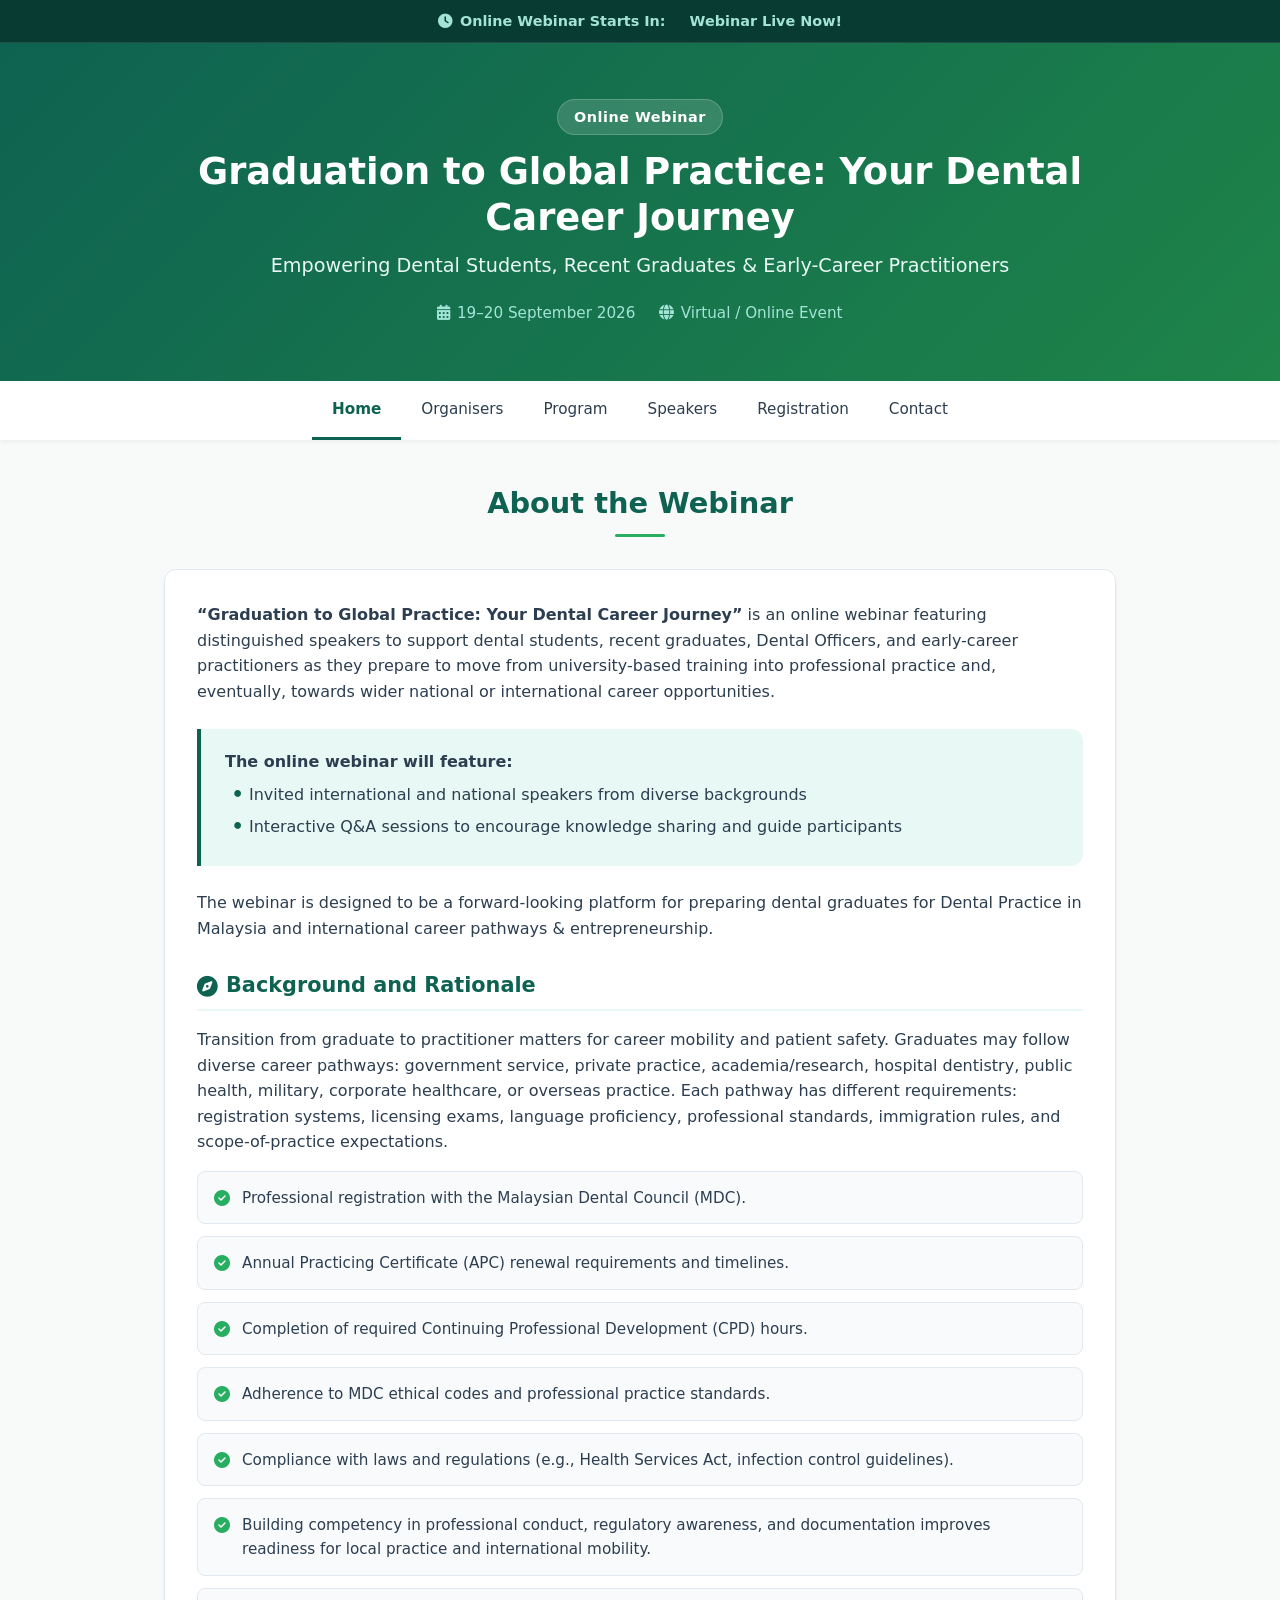
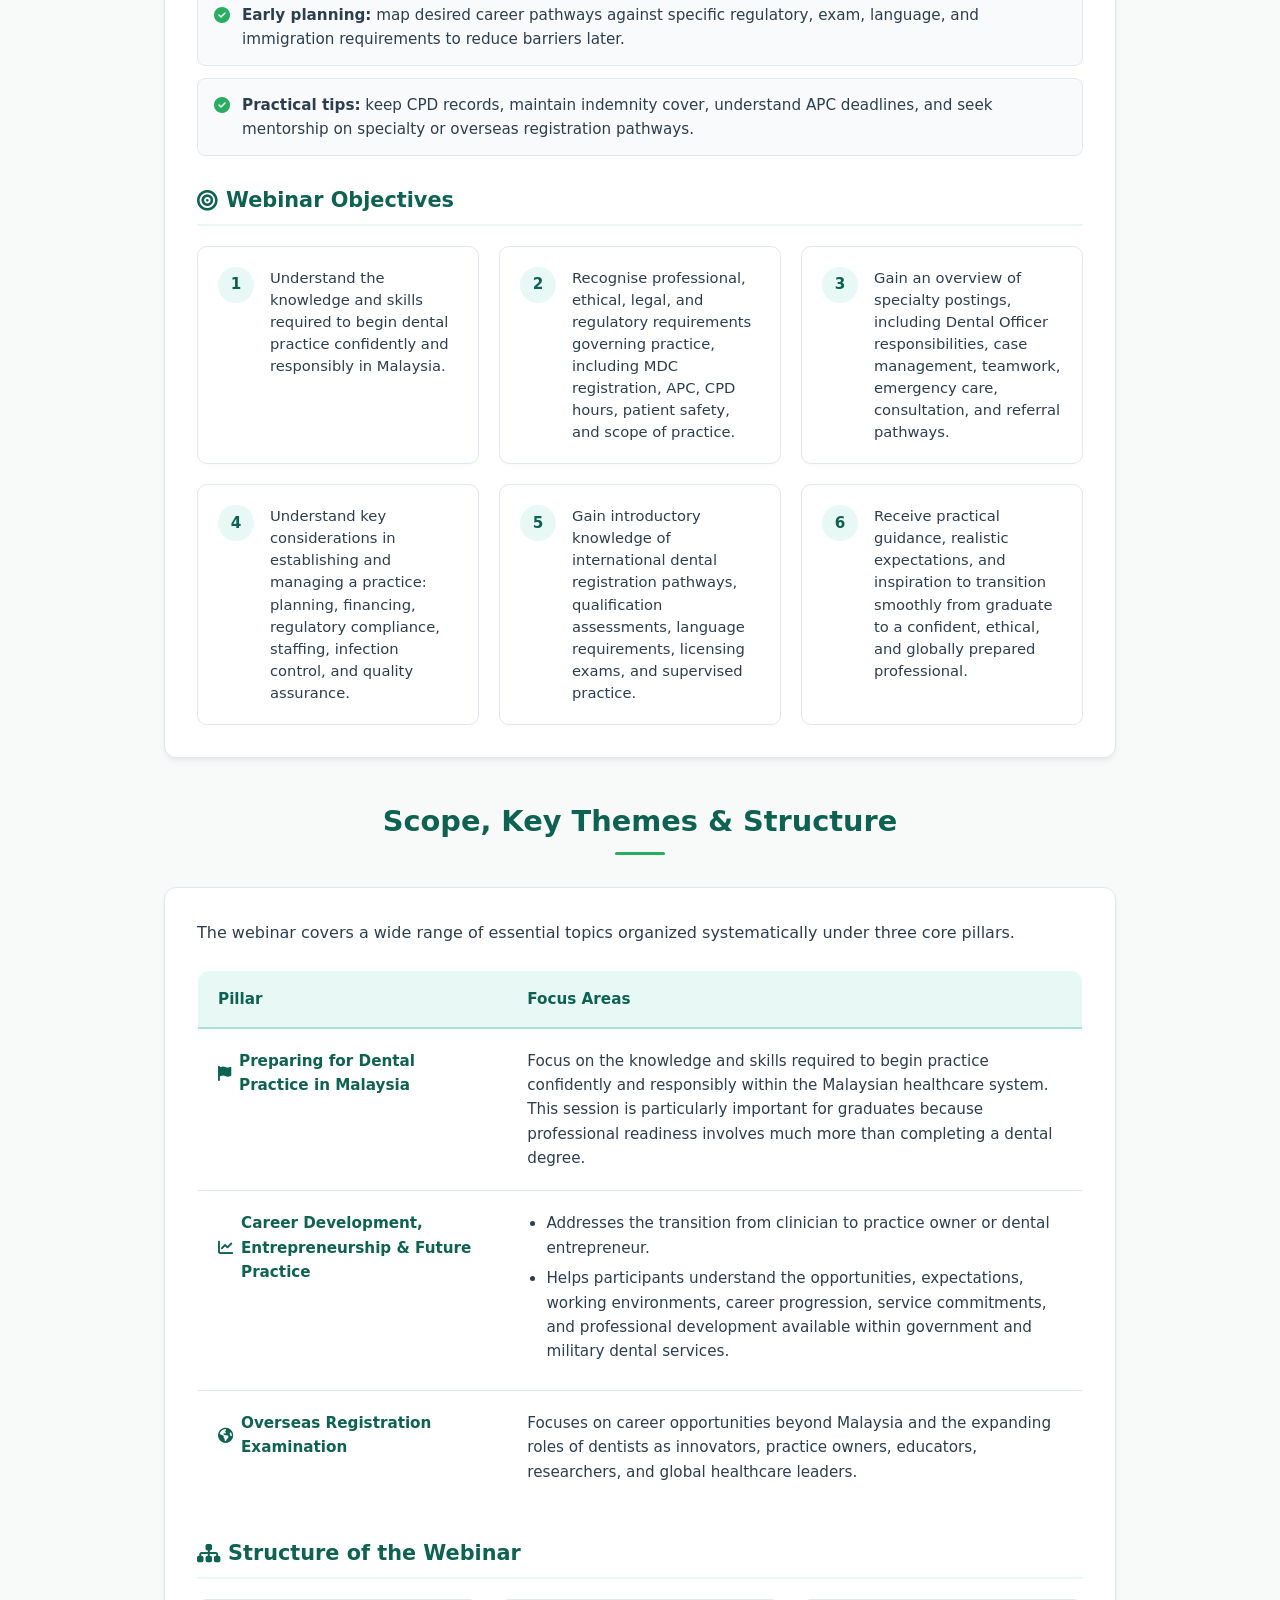
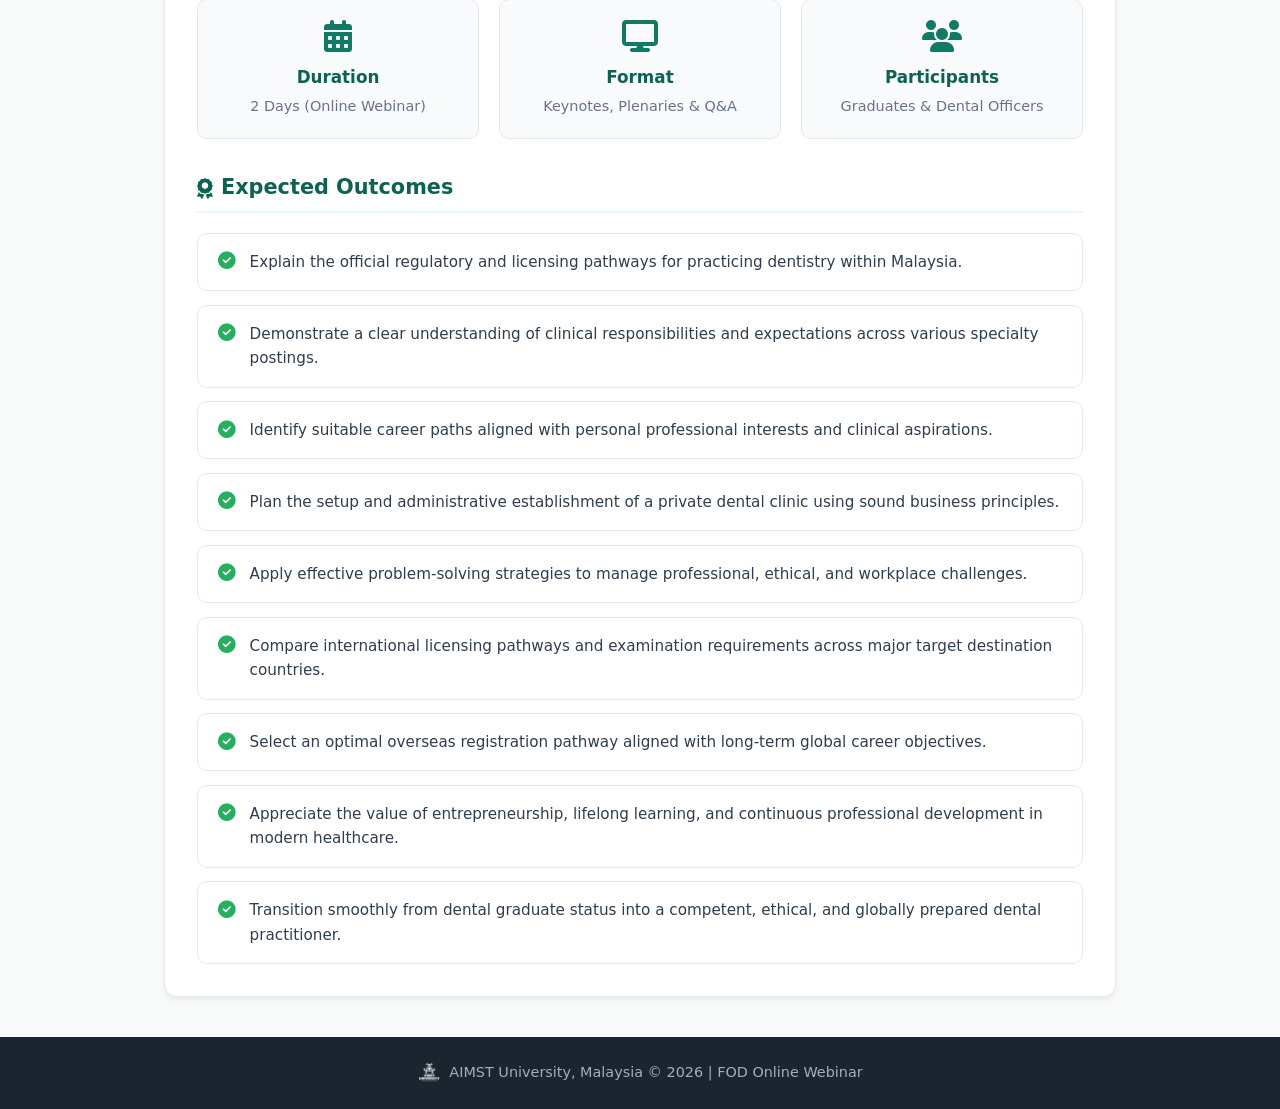
<file: index.html>
<!DOCTYPE html>
<html lang="en">

<head>
    <base href=".">
    <meta charset="UTF-8">
    <meta name="viewport" content="width=device-width, initial-scale=1.0">
    <link rel="shortcut icon" type="image/png" href="assets/aimst logo favicon.png"/>
    <meta name="description" content="Online Webinar - AIMST University">
    <title>Home | Online Webinar</title>

    <!-- Font Awesome Icons -->
    <link rel="stylesheet" href="https://cdnjs.cloudflare.com/ajax/libs/font-awesome/6.4.0/css/all.min.css">
    
    <style>
        :root {
            --primary: #0e6251;
            --primary-light: #117a65;
            --secondary: #27ae60;
            --accent: #f39c12;
            --bg-body: #f8faf9;
            --bg-card: #ffffff;
            --text-main: #2c3e50;
            --text-muted: #64748b;
            --border-color: #e2e8f0;
            --radius: 12px;
            --shadow: 0 4px 6px -1px rgba(0, 0, 0, 0.05), 0 2px 4px -1px rgba(0, 0, 0, 0.03);
            --shadow-hover: 0 10px 15px -3px rgba(0, 0, 0, 0.1), 0 4px 6px -2px rgba(0, 0, 0, 0.05);
        }

        * {
            box-sizing: border-box;
            margin: 0;
            padding: 0;
        }

        body {
            font-family: 'Segoe UI', system-ui, -apple-system, Roboto, sans-serif;
            background-color: var(--bg-body);
            color: var(--text-main);
            line-height: 1.6;
        }

        /* Countdown Bar Top Header */
        .countdown-bar {
            background: #083b31;
            color: #ffffff;
            padding: 0.6rem 1rem;
            text-align: center;
            font-size: 0.9rem;
            border-bottom: 1px solid rgba(255, 255, 255, 0.1);
        }

        .countdown-wrapper {
            max-width: 1000px;
            margin: 0 auto;
            display: flex;
            align-items: center;
            justify-content: center;
            gap: 1.5rem;
            flex-wrap: wrap;
        }

        .countdown-title {
            font-weight: 600;
            display: flex;
            align-items: center;
            gap: 0.5rem;
            color: #a3e4d7;
        }

        .timer {
            display: flex;
            gap: 0.5rem;
            align-items: center;
        }

        .timer-unit {
            background: rgba(255, 255, 255, 0.12);
            padding: 0.2rem 0.5rem;
            border-radius: 6px;
            min-width: 48px;
            text-align: center;
        }

        .timer-value {
            font-size: 1rem;
            font-weight: 700;
            color: #ffffff;
            line-height: 1;
        }

        .timer-label {
            font-size: 0.65rem;
            text-transform: uppercase;
            color: #cbd5e1;
            margin-top: 2px;
        }

        /* Hero Banner */
        .banner {
            position: relative;
            background: linear-gradient(135deg, #0e6251 0%, #1e8449 100%);
            color: white;
            padding: 3.5rem 1.5rem;
            text-align: center;
        }

        .banner-content {
            max-width: 1000px;
            margin: 0 auto;
        }

        .banner .badge {
            display: inline-block;
            background: rgba(255, 255, 255, 0.15);
            backdrop-filter: blur(5px);
            padding: 0.35rem 1rem;
            border-radius: 50px;
            font-size: 0.9rem;
            font-weight: 600;
            letter-spacing: 0.5px;
            margin-bottom: 0.85rem;
            border: 1px solid rgba(255, 255, 255, 0.2);
        }

        .banner h1 {
            font-size: 2.3rem;
            font-weight: 700;
            margin-bottom: 0.6rem;
            line-height: 1.25;
        }

        .banner p.subtitle {
            font-size: 1.2rem;
            color: #e8f8f5;
            margin-bottom: 1.2rem;
            font-weight: 500;
        }

        .banner-meta {
            display: flex;
            justify-content: center;
            gap: 1.5rem;
            font-size: 0.95rem;
            color: #a3e4d7;
            flex-wrap: wrap;
        }

        .banner-meta item {
            display: flex;
            align-items: center;
            gap: 0.4rem;
        }

        /* Navigation Bar */
        .nav-wrapper {
            background-color: #ffffff;
            box-shadow: 0 2px 4px rgba(0,0,0,0.05);
            position: sticky;
            top: 0;
            z-index: 100;
        }

        .navigation {
            display: flex;
            justify-content: center;
            flex-wrap: wrap;
            list-style: none;
            max-width: 1100px;
            margin: 0 auto;
            padding: 0;
        }

        .navigation li a {
            display: block;
            padding: 1rem 1.25rem;
            color: var(--text-main);
            text-decoration: none;
            font-weight: 500;
            font-size: 0.95rem;
            transition: all 0.2s ease;
            border-bottom: 3px solid transparent;
        }

        .navigation li a:hover {
            color: var(--primary);
            background-color: #f1f8f5;
        }

        .navigation li a.current {
            color: var(--primary);
            border-bottom-color: var(--primary);
            font-weight: 600;
        }

        /* Main Container */
        .container {
            max-width: 1000px;
            margin: 2.5rem auto;
            padding: 0 1.5rem;
        }

        .section-header {
            display: flex;
            align-items: center;
            gap: 1rem;
            margin-bottom: 1.5rem;
        }

        .section-num {
            font-size: 2rem;
            font-weight: 800;
            color: var(--secondary);
            opacity: 0.6;
            line-height: 1;
        }

        .section-title {
            text-align: center;
            font-size: 1.8rem;
            color: var(--primary);
            margin-bottom: 2rem;
            position: relative;
        }

        .section-title::after {
            content: "";
            display: block;
            width: 50px;
            height: 3px;
            background: var(--secondary);
            margin: 0.5rem auto 0;
            border-radius: 2px;
        }

        /* Cards & Content Layout */
        .card {
            background: var(--bg-card);
            border: 1px solid var(--border-color);
            border-radius: var(--radius);
            padding: 2rem;
            box-shadow: var(--shadow);
            margin-bottom: 2.5rem;
        }

        .highlight-box {
            background: #e8f8f5;
            border-left: 4px solid var(--primary);
            padding: 1.25rem 1.5rem;
            border-radius: 0 var(--radius) var(--radius) 0;
            margin: 1.5rem 0;
        }

        .highlight-box ul {
            list-style: none;
            margin-top: 0.5rem;
        }

        .highlight-box ul li {
            position: relative;
            padding-left: 1.5rem;
            margin-bottom: 0.4rem;
        }

        .highlight-box ul li::before {
            content: "•";
            color: var(--primary);
            font-weight: bold;
            font-size: 1.2rem;
            position: absolute;
            left: 0.4rem;
            top: -2px;
        }

        .sub-heading {
            font-size: 1.3rem;
            color: var(--primary);
            margin: 1.75rem 0 1rem;
            display: flex;
            align-items: center;
            gap: 0.5rem;
            border-bottom: 2px solid #e8f8f5;
            padding-bottom: 0.4rem;
        }

        /* Checkpoint & Checklist Lists */
        .check-list {
            list-style: none;
            margin: 1rem 0;
            display: grid;
            gap: 0.75rem;
        }

        .check-list li {
            display: flex;
            align-items: flex-start;
            gap: 0.75rem;
            background: #f8fafc;
            padding: 0.85rem 1rem;
            border-radius: 8px;
            border: 1px solid var(--border-color);
            font-size: 0.95rem;
        }

        .check-list li i {
            color: var(--secondary);
            margin-top: 0.25rem;
            font-size: 1rem;
        }

        /* Objectives Grid */
        .objectives-grid {
            display: grid;
            grid-template-columns: repeat(auto-fit, minmax(280px, 1fr));
            gap: 1.25rem;
            margin-top: 1.25rem;
        }

        .obj-card {
            background: #ffffff;
            border: 1px solid var(--border-color);
            border-radius: 10px;
            padding: 1.25rem;
            box-shadow: 0 2px 4px rgba(0,0,0,0.02);
            display: flex;
            gap: 1rem;
            transition: transform 0.2s ease;
        }

        .obj-card:hover {
            transform: translateY(-2px);
            border-color: #a3e4d7;
        }

        .obj-num {
            background: #e8f8f5;
            color: var(--primary);
            font-weight: 700;
            width: 36px;
            height: 36px;
            border-radius: 50%;
            display: flex;
            align-items: center;
            justify-content: center;
            flex-shrink: 0;
            font-size: 0.95rem;
        }

        .obj-text {
            font-size: 0.92rem;
            color: var(--text-main);
            line-height: 1.5;
        }

        .content-card {
            background: var(--bg-card);
            border: 1px solid var(--border-color);
            border-radius: var(--radius);
            padding: 2rem;
            box-shadow: var(--shadow);
            margin-bottom: 2.5rem;
        }

        /* Section 02 Specific Styling */
        .pillars-table-wrapper {
            overflow-x: auto;
            margin: 1.5rem 0 2rem;
        }

        .pillars-table {
            width: 100%;
            border-collapse: collapse;
            border: 1px solid var(--border-color);
            border-radius: var(--radius);
            overflow: hidden;
            background: #ffffff;
        }

        .pillars-table th {
            background-color: #e8f8f5;
            color: var(--primary);
            padding: 1rem 1.25rem;
            text-align: left;
            font-size: 0.95rem;
            font-weight: 700;
            border-bottom: 2px solid #a3e4d7;
        }

        .pillars-table td {
            padding: 1.25rem;
            border-bottom: 1px solid var(--border-color);
            vertical-align: top;
            font-size: 0.95rem;
        }

        .pillars-table tr:last-child td {
            border-bottom: none;
        }

        .pillar-title {
            font-weight: 700;
            color: var(--primary);
            display: flex;
            align-items: center;
            gap: 0.5rem;
        }

        .pillars-table td ul {
            padding-left: 1.2rem;
            margin: 0;
        }

        .pillars-table td ul li {
            margin-bottom: 0.4rem;
        }

        .structure-grid {
            display: grid;
            grid-template-columns: repeat(auto-fit, minmax(220px, 1fr));
            gap: 1.25rem;
            margin: 1.25rem 0 2rem;
        }

        .struct-card {
            background: #f8fafc;
            border: 1px solid var(--border-color);
            border-radius: 10px;
            padding: 1.25rem;
            text-align: center;
        }

        .struct-card i {
            font-size: 2rem;
            color: var(--primary-light);
            margin-bottom: 0.75rem;
        }

        .struct-card h4 {
            color: var(--primary);
            font-size: 1.05rem;
            margin-bottom: 0.3rem;
        }

        .struct-card p {
            font-size: 0.9rem;
            color: var(--text-muted);
            margin: 0;
        }

        .outcomes-list {
            list-style: none;
            padding: 0;
            display: grid;
            gap: 0.85rem;
            margin-top: 1.25rem;
        }

        .outcomes-list li {
            display: flex;
            align-items: flex-start;
            gap: 0.85rem;
            background: #ffffff;
            border: 1px solid var(--border-color);
            padding: 1rem 1.25rem;
            border-radius: 10px;
            font-size: 0.95rem;
            transition: border-color 0.2s ease;
        }

        .outcomes-list li:hover {
            border-color: #a3e4d7;
        }

        .outcomes-list li i {
            color: var(--secondary);
            font-size: 1.1rem;
            margin-top: 0.15rem;
        }

        /* Footer */
        footer {
            background-color: #1a252f;
            color: #a0aec0;
            text-align: center;
            padding: 1.5rem;
            font-size: 0.9rem;
            display: flex;
            align-items: center;
            justify-content: center;
            gap: 0.5rem;
            flex-wrap: wrap;
        }

        footer img {
            width: 24px;
            height: 24px;
            object-fit: contain;
        }

        /* Responsive */
        @media (max-width: 768px) {
            .countdown-wrapper {
                flex-direction: column;
                gap: 0.4rem;
            }

            .banner h1 {
                font-size: 1.6rem;
            }

            .navigation li a {
                padding: 0.75rem 0.8rem;
                font-size: 0.85rem;
            }

            .card {
                padding: 1.25rem;
            }

            .content-card {
                padding: 1.25rem;
                grid-template-columns: 1fr;
            }
        }
    </style>
</head>

<body>

    <!-- Countdown Timer Header -->
    <div class="countdown-bar">
        <div class="countdown-wrapper">
            <div class="countdown-title">
                <i class="fa-solid fa-clock"></i> Online Webinar Starts In:
            </div>
            <div class="timer" id="timer">
                <div class="timer-unit">
                    <div class="timer-value" id="days">00</div>
                    <div class="timer-label">Days</div>
                </div>
                <div class="timer-unit">
                    <div class="timer-value" id="hours">00</div>
                    <div class="timer-label">Hours</div>
                </div>
                <div class="timer-unit">
                    <div class="timer-value" id="minutes">00</div>
                    <div class="timer-label">Mins</div>
                </div>
                <div class="timer-unit">
                    <div class="timer-value" id="seconds">00</div>
                    <div class="timer-label">Secs</div>
                </div>
            </div>
        </div>
    </div>

    <!-- Header Banner -->
    <header class="banner">
        <div class="banner-content">
            <span class="badge">Online Webinar</span>
            <h1>Graduation to Global Practice: Your Dental Career Journey</h1>
            <p class="subtitle">Empowering Dental Students, Recent Graduates & Early-Career Practitioners</p>
            <div class="banner-meta">
                <item><i class="fa-solid fa-calendar-days"></i> 19–20 September 2026</item>
                <item><i class="fa-solid fa-globe"></i> Virtual / Online Event</item>
                <!-- <item><i class="fa-solid fa-building-columns"></i> AIMST University Faculty of Dentistry</item> -->
            </div>
        </div>
    </header>

    <!-- Navigation Bar -->
    <nav class="nav-wrapper">
        <ul class="navigation">
            <li><a class="current" href="index.html">Home</a></li>
            <li><a href="organiser.html">Organisers</a></li>
            <li><a href="program.html">Program</a></li>
            <li><a href="speakers.html">Speakers</a></li>
            <li><a href="registration.html">Registration</a></li>
            <li><a href="contact.html">Contact</a></li>
        </ul>
    </nav>

    <!-- Main Content -->
    <main class="container">
        <h2 class="section-title">About the Webinar</h2>
        <!-- Section 01: About the Webinar -->
        <div class="card">

            <p>
                <strong>“Graduation to Global Practice: Your Dental Career Journey”</strong> is an online webinar featuring distinguished speakers to support dental students, recent graduates, Dental Officers, and early-career practitioners as they prepare to move from university-based training into professional practice and, eventually, towards wider national or international career opportunities.
            </p>

            <div class="highlight-box">
                <strong>The online webinar will feature:</strong>
                <ul>
                    <li>Invited international and national speakers from diverse backgrounds</li>
                    <li>Interactive Q&amp;A sessions to encourage knowledge sharing and guide participants</li>
                </ul>
            </div>

            <p>
                The webinar is designed to be a forward-looking platform for preparing dental graduates for Dental Practice in Malaysia and international career pathways &amp; entrepreneurship.
            </p>

            <h3 class="sub-heading"><i class="fa-solid fa-compass"></i> Background and Rationale</h3>
            <p>
                Transition from graduate to practitioner matters for career mobility and patient safety. Graduates may follow diverse career pathways: government service, private practice, academia/research, hospital dentistry, public health, military, corporate healthcare, or overseas practice. Each pathway has different requirements: registration systems, licensing exams, language proficiency, professional standards, immigration rules, and scope-of-practice expectations.
            </p>

            <ul class="check-list">
                <li><i class="fa-solid fa-circle-check"></i> <span>Professional registration with the Malaysian Dental Council (MDC).</span></li>
                <li><i class="fa-solid fa-circle-check"></i> <span>Annual Practicing Certificate (APC) renewal requirements and timelines.</span></li>
                <li><i class="fa-solid fa-circle-check"></i> <span>Completion of required Continuing Professional Development (CPD) hours.</span></li>
                <li><i class="fa-solid fa-circle-check"></i> <span>Adherence to MDC ethical codes and professional practice standards.</span></li>
                <li><i class="fa-solid fa-circle-check"></i> <span>Compliance with laws and regulations (e.g., Health Services Act, infection control guidelines).</span></li>
                <li><i class="fa-solid fa-circle-check"></i> <span>Building competency in professional conduct, regulatory awareness, and documentation improves readiness for local practice and international mobility.</span></li>
                <li><i class="fa-solid fa-circle-check"></i> <span><strong>Early planning:</strong> map desired career pathways against specific regulatory, exam, language, and immigration requirements to reduce barriers later.</span></li>
                <li><i class="fa-solid fa-circle-check"></i> <span><strong>Practical tips:</strong> keep CPD records, maintain indemnity cover, understand APC deadlines, and seek mentorship on specialty or overseas registration pathways.</span></li>
            </ul>

            <h3 class="sub-heading"><i class="fa-solid fa-bullseye"></i> Webinar Objectives</h3>
            <div class="objectives-grid">
                <div class="obj-card">
                    <div class="obj-num">1</div>
                    <div class="obj-text">Understand the knowledge and skills required to begin dental practice confidently and responsibly in Malaysia.</div>
                </div>
                <div class="obj-card">
                    <div class="obj-num">2</div>
                    <div class="obj-text">Recognise professional, ethical, legal, and regulatory requirements governing practice, including MDC registration, APC, CPD hours, patient safety, and scope of practice.</div>
                </div>
                <div class="obj-card">
                    <div class="obj-num">3</div>
                    <div class="obj-text">Gain an overview of specialty postings, including Dental Officer responsibilities, case management, teamwork, emergency care, consultation, and referral pathways.</div>
                </div>
                <div class="obj-card">
                    <div class="obj-num">4</div>
                    <div class="obj-text">Understand key considerations in establishing and managing a practice: planning, financing, regulatory compliance, staffing, infection control, and quality assurance.</div>
                </div>
                <div class="obj-card">
                    <div class="obj-num">5</div>
                    <div class="obj-text">Gain introductory knowledge of international dental registration pathways, qualification assessments, language requirements, licensing exams, and supervised practice.</div>
                </div>
                <div class="obj-card">
                    <div class="obj-num">6</div>
                    <div class="obj-text">Receive practical guidance, realistic expectations, and inspiration to transition smoothly from graduate to a confident, ethical, and globally prepared professional.</div>
                </div>
            </div>
        </div>

        <h2 class="section-title">Scope, Key Themes & Structure</h2>

        <div class="content-card">
            <p class="intro-text">
                The webinar covers a wide range of essential topics organized systematically under three core pillars.
            </p>

            <!-- Core Pillars Table -->
            <div class="pillars-table-wrapper">
                <table class="pillars-table">
                    <thead>
                        <tr>
                            <th style="width: 35%;">Pillar</th>
                            <th style="width: 65%;">Focus Areas</th>
                        </tr>
                    </thead>
                    <tbody>
                        <tr>
                            <td>
                                <div class="pillar-title">
                                    <i class="fa-solid fa-flag"></i> Preparing for Dental Practice in Malaysia
                                </div>
                            </td>
                            <td>
                                Focus on the knowledge and skills required to begin practice confidently and responsibly within the Malaysian healthcare system. This session is particularly important for graduates because professional readiness involves much more than completing a dental degree.
                            </td>
                        </tr>
                        <tr>
                            <td>
                                <div class="pillar-title">
                                    <i class="fa-solid fa-chart-line"></i> Career Development, Entrepreneurship & Future Practice
                                </div>
                            </td>
                            <td>
                                <ul>
                                    <li>Addresses the transition from clinician to practice owner or dental entrepreneur.</li>
                                    <li>Helps participants understand the opportunities, expectations, working environments, career progression, service commitments, and professional development available within government and military dental services.</li>
                                </ul>
                            </td>
                        </tr>
                        <tr>
                            <td>
                                <div class="pillar-title">
                                    <i class="fa-solid fa-earth-americas"></i> Overseas Registration Examination
                                </div>
                            </td>
                            <td>
                                Focuses on career opportunities beyond Malaysia and the expanding roles of dentists as innovators, practice owners, educators, researchers, and global healthcare leaders.
                            </td>
                        </tr>
                    </tbody>
                </table>
            </div>

            <!-- Structure of the Webinar -->
            <h3 class="sub-heading"><i class="fa-solid fa-sitemap"></i> Structure of the Webinar</h3>
            <div class="structure-grid">
                <div class="struct-card">
                    <i class="fa-solid fa-calendar-days"></i>
                    <h4>Duration</h4>
                    <p>2 Days (Online Webinar)</p>
                </div>
                <div class="struct-card">
                    <i class="fa-solid fa-display"></i>
                    <h4>Format</h4>
                    <p>Keynotes, Plenaries & Q&amp;A</p>
                </div>
                <div class="struct-card">
                    <i class="fa-solid fa-users"></i>
                    <h4>Participants</h4>
                    <p>Graduates & Dental Officers</p>
                </div>
            </div>

            <!-- Expected Outcomes -->
            <h3 class="sub-heading"><i class="fa-solid fa-award"></i> Expected Outcomes</h3>
            <ul class="outcomes-list">
                <li>
                    <i class="fa-solid fa-circle-check"></i>
                    <span>Explain the official regulatory and licensing pathways for practicing dentistry within Malaysia.</span>
                </li>
                <li>
                    <i class="fa-solid fa-circle-check"></i>
                    <span>Demonstrate a clear understanding of clinical responsibilities and expectations across various specialty postings.</span>
                </li>
                <li>
                    <i class="fa-solid fa-circle-check"></i>
                    <span>Identify suitable career paths aligned with personal professional interests and clinical aspirations.</span>
                </li>
                <li>
                    <i class="fa-solid fa-circle-check"></i>
                    <span>Plan the setup and administrative establishment of a private dental clinic using sound business principles.</span>
                </li>
                <li>
                    <i class="fa-solid fa-circle-check"></i>
                    <span>Apply effective problem-solving strategies to manage professional, ethical, and workplace challenges.</span>
                </li>
                <li>
                    <i class="fa-solid fa-circle-check"></i>
                    <span>Compare international licensing pathways and examination requirements across major target destination countries.</span>
                </li>
                <li>
                    <i class="fa-solid fa-circle-check"></i>
                    <span>Select an optimal overseas registration pathway aligned with long-term global career objectives.</span>
                </li>
                <li>
                    <i class="fa-solid fa-circle-check"></i>
                    <span>Appreciate the value of entrepreneurship, lifelong learning, and continuous professional development in modern healthcare.</span>
                </li>
                <li>
                    <i class="fa-solid fa-circle-check"></i>
                    <span>Transition smoothly from dental graduate status into a competent, ethical, and globally prepared dental practitioner.</span>
                </li>
            </ul>
        </div>

    </main>

    <!-- Footer -->
    <footer>
        <img src="./asset/images/aimstlogo100.png" alt="AIMST Logo">
        <span>AIMST University, Malaysia &copy; 2026 | FOD Online Webinar</span>
    </footer>

    <!-- Countdown Timer Script -->
    <script>
        // Set the event start date (26 September 2026 09:00:00 UTC+8)
        const eventDate = new Date('September 19, 2026 08:00:00').getTime();

        function updateCountdown() {
            const now = new Date().getTime();
            const timeDiff = eventDate - now;

            if (timeDiff > 0) {
                const days = Math.floor(timeDiff / (1000 * 60 * 60 * 24));
                const hours = Math.floor((timeDiff % (1000 * 60 * 60 * 24)) / (1000 * 60 * 60));
                const minutes = Math.floor((timeDiff % (1000 * 60 * 60)) / (1000 * 60));
                const seconds = Math.floor((timeDiff % (1000 * 60)) / 1000);

                document.getElementById('days').innerText = days < 10 ? '0' + days : days;
                document.getElementById('hours').innerText = hours < 10 ? '0' + hours : hours;
                document.getElementById('minutes').innerText = minutes < 10 ? '0' + minutes : minutes;
                document.getElementById('seconds').innerText = seconds < 10 ? '0' + seconds : seconds;
            } else {
                document.getElementById('timer').innerHTML = "<span style='color: #a3e4d7; font-weight: bold;'>Webinar Live Now!</span>";
            }
        }

        // Run on load and every second
        updateCountdown();
        setInterval(updateCountdown, 1000);
    </script>

</body>
</html>
</file>
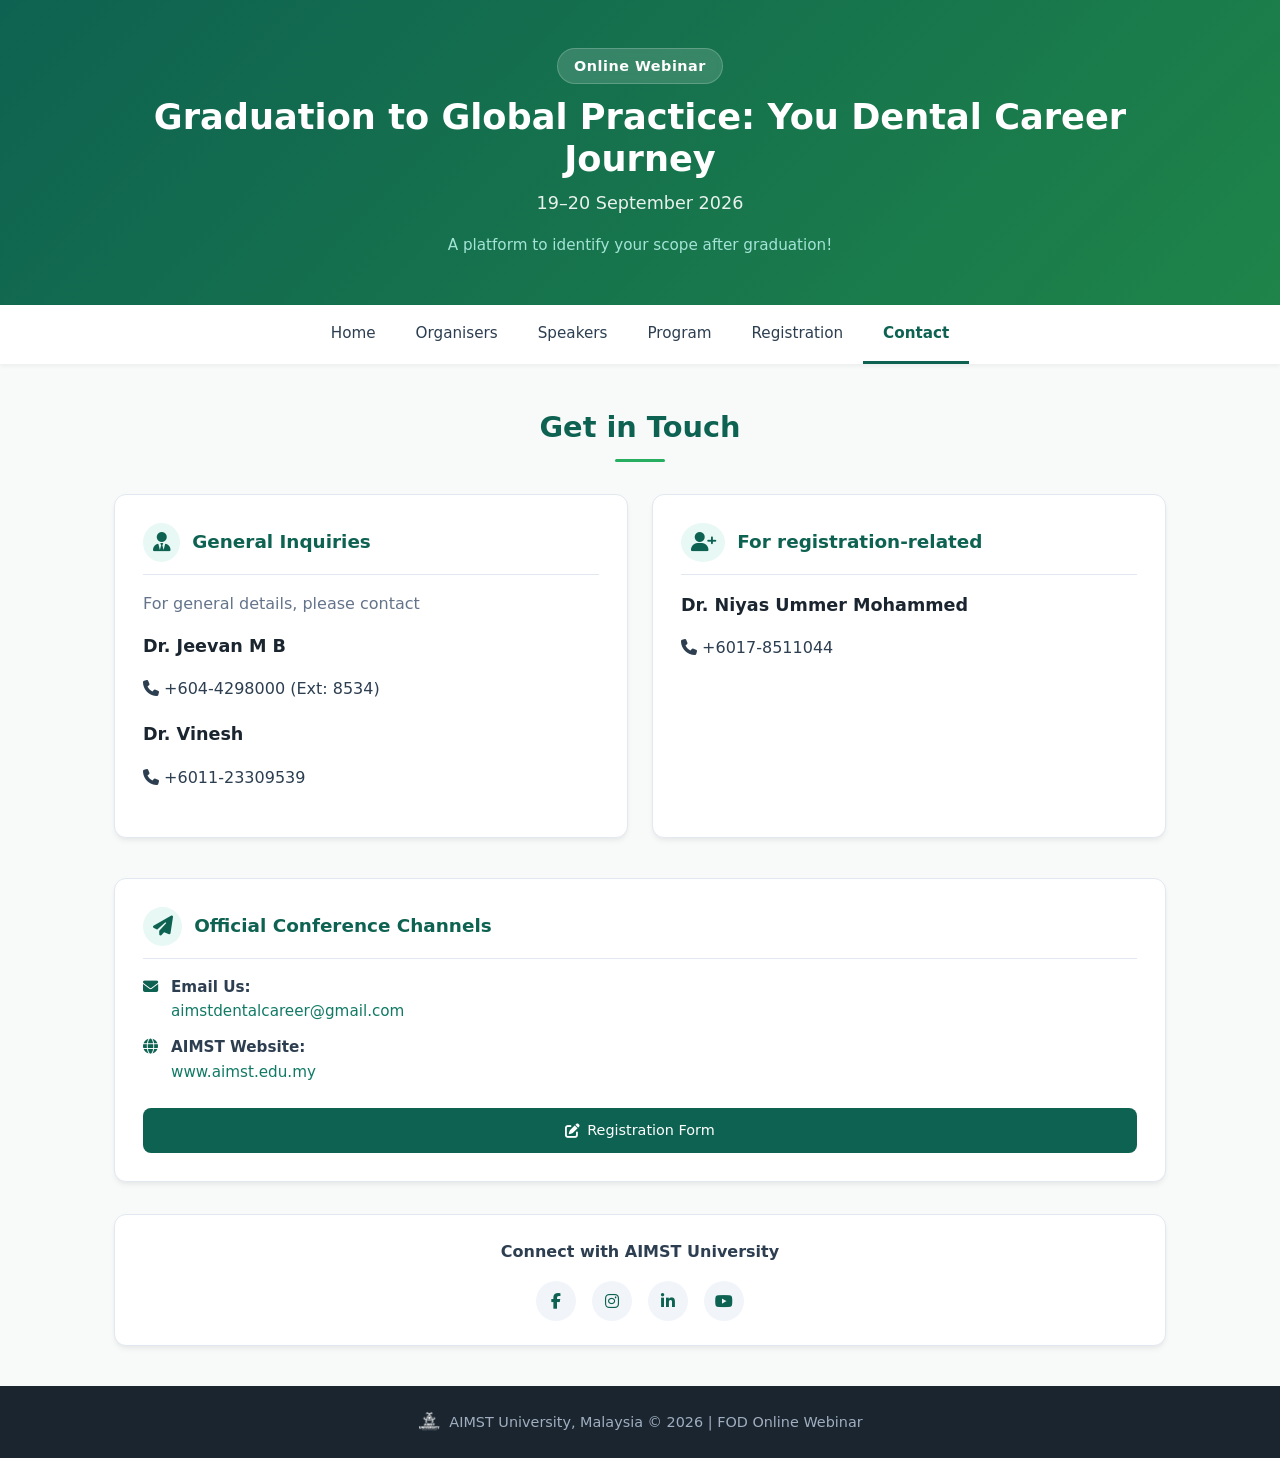
<file: contact.html>
<!doctype html>
<html lang="en">
  <head>
    <meta charset="UTF-8" />
    <meta name="viewport" content="width=device-width, initial-scale=1.0" />
    <link rel="shortcut icon" type="image/png" href="assets/aimst logo favicon.png"/>
    <meta name="description" content="Online Webinar - Contact Us" />
    <title>Contact Us | Online Webinar</title>
    <!-- Font Awesome for clean icons -->
    <link rel="stylesheet" href="https://cdnjs.cloudflare.com/ajax/libs/font-awesome/6.4.0/css/all.min.css"/>
    <link rel="stylesheet" href="css/style.css" />
  </head>

  <body>
    <!-- Header Banner -->
    <header class="banner">
      <div class="banner-content">
        <span class="badge">Online Webinar</span>
        <h1>Graduation to Global Practice: You Dental Career Journey</h1>
        <p class="subtitle">19–20 September 2026</p>
        <div class="tagline">
          A platform to identify your scope after graduation!
        </div>
      </div>
    </header>

    <!-- Navigation Bar -->
    <nav class="nav-wrapper">
      <ul class="navigation">
        <li><a href="index.html">Home</a></li>
        <li><a href="organiser.html">Organisers</a></li>
        <li><a href="speakers.html">Speakers</a></li>
        <li><a href="program.html">Program</a></li>
        <li><a href="registration.html">Registration</a></li>
        <li><a class="current" href="contact.html">Contact</a></li>
      </ul>
    </nav>

    <!-- Main Content -->
    <main class="container">
      <h2 class="section-title">Get in Touch</h2>

      <div class="contact-grid">
        <!-- Organizing Chairperson -->
        <div class="card">
          <div class="card-header">
            <i class="fa-solid fa-user-tie"></i>
            <h3>General Inquiries</h3>
          </div>
          <p style="font-size: 1rem; color: #64748b; margin-bottom: 1rem">
            For general details, please contact
          </p>
          <div class="person-name">Dr. Jeevan M B</div>
          <i class="fa-solid fa-phone faah"></i> +604-4298000 (Ext: 8534)
          <div class="person-name">Dr. Vinesh</div>
          <i class="fa-solid fa-phone faah"></i> +6011-23309539
          <!-- <div class="btn-group">
                    <a href="https://wa.me/60172604202" target="_blank" class="btn btn-whatsapp">
                        <i class="fa-brands fa-whatsapp"></i> Chat on WhatsApp
                    </a>
                </div> -->
        </div>

        <!-- Organizing Co-Chairperson -->
        <div class="card">
                <div class="card-header">
                    <i class="fa-solid fa-user-plus"></i>
                    <h3>For registration-related</h3>
                </div>
                <div class="person-name">Dr. Niyas Ummer Mohammed</div>
                <i class="fa-solid fa-phone faah"></i> +6017-8511044
                <!-- <p style="font-size: 0.9rem; color: #64748b; margin-bottom: 1rem;">For registration & payment inquiries</p> -->
                
                <!-- <div class="btn-group">
                    <a href="https://wa.me/60129848409" target="_blank" class="btn btn-whatsapp">
                        <i class="fa-brands fa-whatsapp"></i> Chat on WhatsApp
                    </a>
                </div> -->
            </div>
      </div>

      <!-- Official Links & Email Block -->
      <div class="card" style="margin-bottom: 2rem">
        <div class="card-header">
          <i class="fa-solid fa-paper-plane"></i>
          <h3>Official Conference Channels</h3>
        </div>

        <ul class="info-list">
          <li>
            <i class="fa-solid fa-envelope"></i>
            <div>
              <strong>Email Us:</strong><br />
              <a href="mailto:aimstdentalcareer@gmail.com"
                >aimstdentalcareer@gmail.com</a
              >
            </div>
          </li>
          <li>
            <i class="fa-solid fa-globe"></i>
            <div>
              <strong>AIMST Website:</strong><br />
              <a href="https://www.aimst.edu.my/" target="_blank"
                >www.aimst.edu.my</a
              >
            </div>
          </li>
        </ul>

        <div
          class="btn-group"
          style="
            margin-top: 1.5rem;
            grid-template-columns: repeat(auto-fit, minmax(200px, 1fr));
            display: grid;
          "
        >
          <a
            href="https://forms.gle/yitCFHiumkZ3yNJd8"
            target="_blank"
            class="btn btn-primary"
          >
            <i class="fa-solid fa-pen-to-square"></i> Registration Form
          </a>
          <!-- <a href="https://map.mcpayment.net/qrpay/pay/a87d6692-0dab-484e-9988-45f43254d22d" target="_blank" class="btn btn-outline">
                    <i class="fa-solid fa-credit-card"></i> Payment Gateway
                </a> -->
        </div>
      </div>

      <!-- Social Media Connect -->
      <div class="social-section">
        <h4>Connect with AIMST University</h4>
        <div class="social-links">
          <a
            href="https://www.facebook.com/aimst2u/"
            target="_blank"
            class="social-icon"
            title="Facebook"
            ><i class="fa-brands fa-facebook-f"></i
          ></a>
          <a
            href="https://www.instagram.com/aimstuniversity/"
            target="_blank"
            class="social-icon"
            title="Instagram"
            ><i class="fa-brands fa-instagram"></i
          ></a>
          <a
            href="https://my.linkedin.com/school/aimst-university2001/"
            target="_blank"
            class="social-icon"
            title="LinkedIn"
            ><i class="fa-brands fa-linkedin-in"></i
          ></a>
          <!-- <a
            href="https://x.com/"
            target="_blank"
            class="social-icon"
            title="X (Twitter)"
            ><i class="fa-brands fa-x-twitter"></i
          ></a> -->
          <a
            href="https://www.youtube.com/@aimstuniversityaimst2u"
            target="_blank"
            class="social-icon"
            title="YouTube"
            ><i class="fa-brands fa-youtube"></i
          ></a>
        </div>
      </div>
    </main>

    <!-- Footer -->
    <footer>
      <img src="./asset/images/aimstlogo100.png" alt="AIMST Logo" />
      <span>AIMST University, Malaysia &copy; 2026 | FOD Online Webinar</span>
    </footer>
  </body>
</html>
</file>
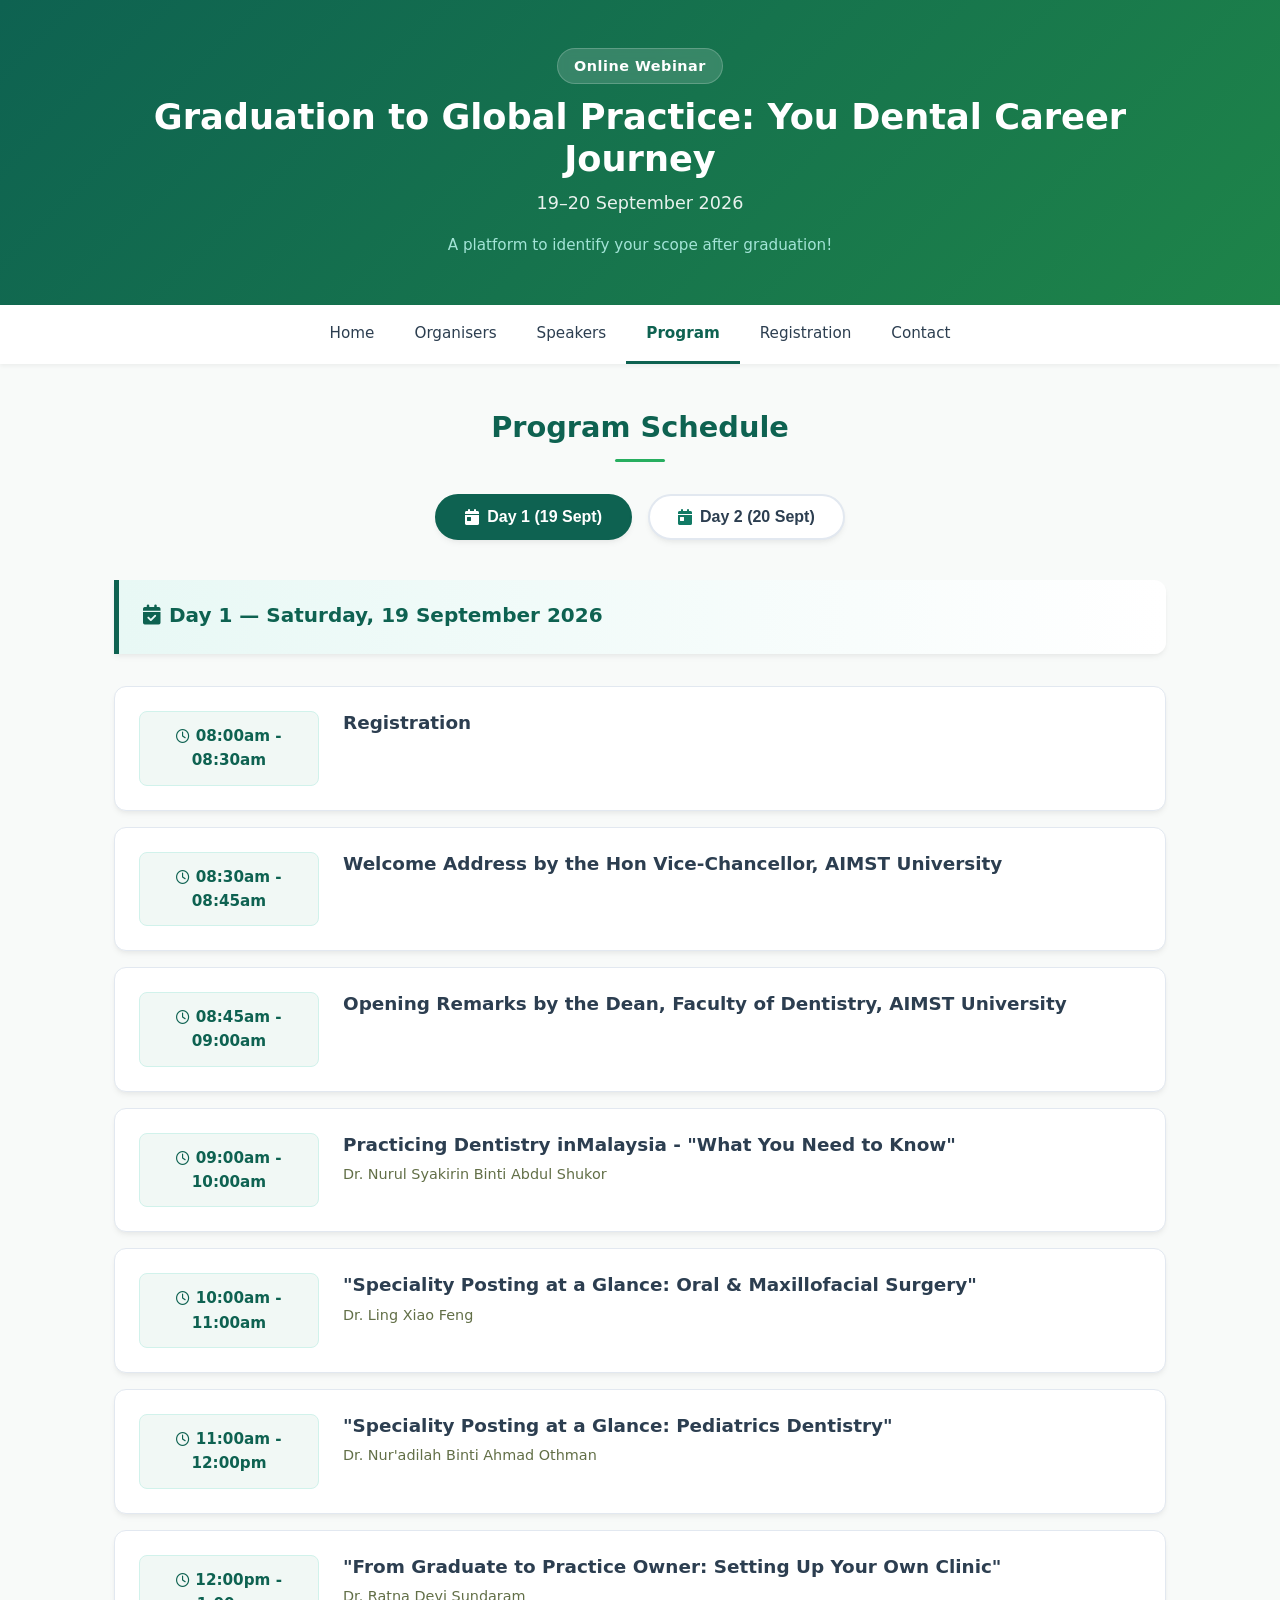
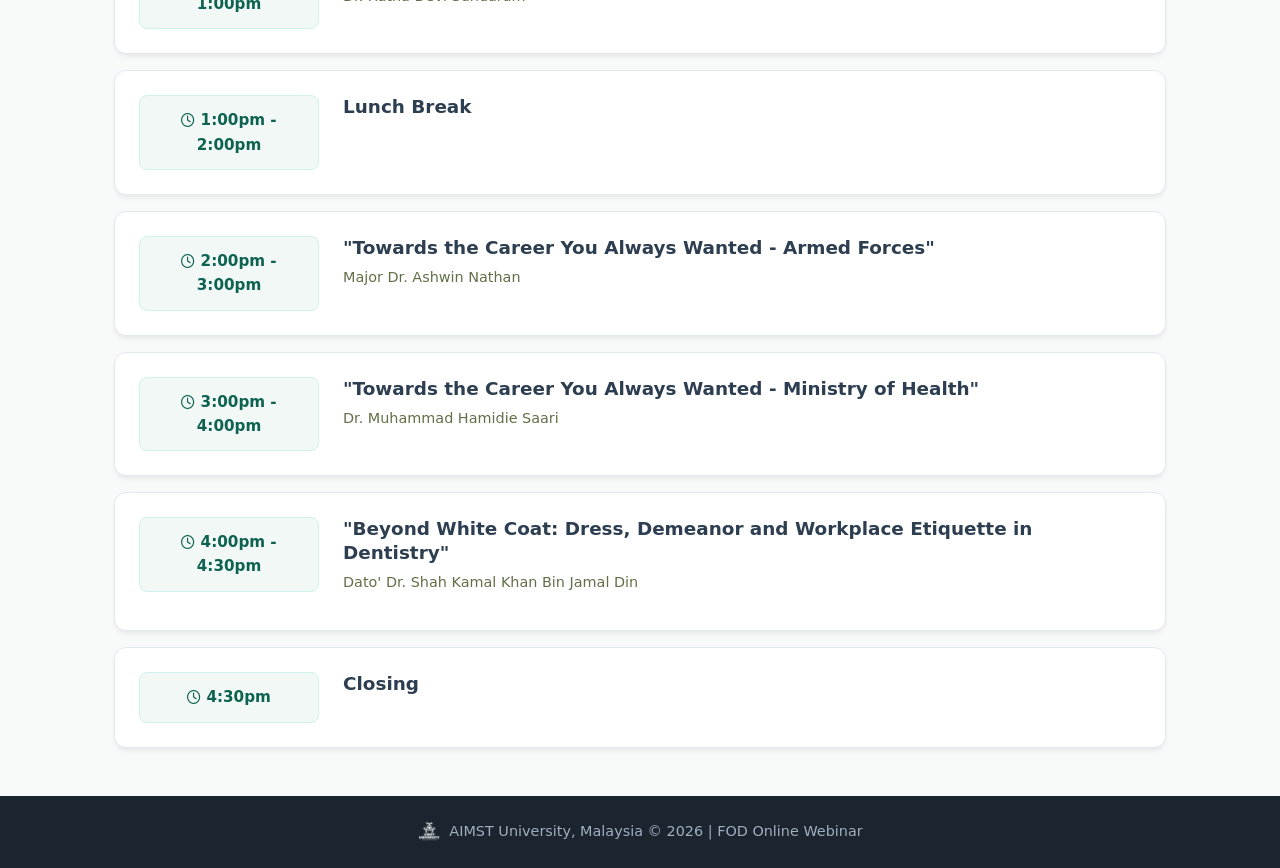
<file: program.html>
<!DOCTYPE html>
<html lang="en">
<head>
    <meta charset="UTF-8" />
    <meta name="viewport" content="width=device-width, initial-scale=1.0">
    <link rel="shortcut icon" type="image/png" href="assets/aimst logo favicon.png"/>
    <meta name="description" content="Online Webinar - Program Schedule" />
    <title>Program Schedule | Online Webinar</title>
    <!-- Font Awesome for clean icons -->
    <link rel="stylesheet" href="https://cdnjs.cloudflare.com/ajax/libs/font-awesome/6.4.0/css/all.min.css">
    <link rel="stylesheet" href="css/style.css">
</head>

<body>

    <!-- Header Banner -->
    <header class="banner">
      <div class="banner-content">
        <span class="badge">Online Webinar</span>
        <h1>Graduation to Global Practice: You Dental Career Journey</h1>
        <p class="subtitle">19–20 September 2026</p>
        <div class="tagline">
          A platform to identify your scope after graduation!
        </div>
      </div>
    </header>

    <!-- Navigation Bar -->
    <nav class="nav-wrapper">
        <ul class="navigation">
            <li><a href="index.html">Home</a></li>
            <li><a href="organiser.html">Organisers</a></li>
            <li><a href="speakers.html">Speakers</a></li>
            <li><a class="current" href="program.html">Program</a></li>
            <li><a href="registration.html">Registration</a></li>
            <li><a href="contact.html">Contact</a></li>
        </ul>
    </nav>

    <!-- Main Content -->
    <main class="container">
        <h2 class="section-title">Program Schedule</h2>

        <!-- Day Selector Tabs -->
        <div class="tabs-container">
            <button class="tab-btn active" onclick="switchDay('day1')">
                <i class="fa-solid fa-calendar-day"></i> Day 1 (19 Sept)
            </button>
            <button class="tab-btn" onclick="switchDay('day2')">
                <i class="fa-solid fa-calendar-day"></i> Day 2 (20 Sept)
            </button>
        </div>

        <!-- DAY 1 SCHEDULE PANEL -->
        <div id="day1" class="schedule-panel active">
            <div class="date-header">
                <h3><i class="fa-solid fa-calendar-check"></i> Day 1 — Saturday, 19 September 2026</h3>
                <!-- <p>Focus: ESG Integration & Sustainable Clinical Workflows</p> -->
            </div>

            <div class="timeline">

                <!-- Item 1 -->
                <div class="timeline-item">
                    <div class="time-box">
                        <span><i class="fa-regular fa-clock"></i> 08:00am - 08:30am</span>
                    </div>
                    <div class="session-info">
                        <!-- <span class="badge-tag badge-break">Registration</span> -->
                        <h4>Registration</h4>
                        <!-- <div class="session-desc">Collect conference badges, welcome kit, and morning networking.</div> -->
                        <!-- <span class="session-location"><i class="fa-solid fa-location-dot"></i> Main Foyer</span> -->
                    </div>
                </div>

                <!-- Item 2 -->
                <div class="timeline-item">
                    <div class="time-box">
                        <span><i class="fa-regular fa-clock"></i> 08:30am - 08:45am</span>
                    </div>
                    <div class="session-info">
                        <!-- <span class="badge-tag badge-keynote">Keynote Address</span> -->
                        <h4>Welcome Address by the Hon Vice-Chancellor, AIMST University</h4>
                        <!-- <div class="speaker-name"><i class="fa-solid fa-user-doctor"></i> Prof. Dr. Gokulapriyan Karuppiah</div> -->
                        <!-- <div class="session-desc">Strategies for embedding environmental and social responsibility into private and institutional clinic operations.</div> -->
                        <!-- <span class="session-location"><i class="fa-solid fa-location-dot"></i> Main Auditorium</span> -->
                    </div>
                </div>

                <!-- Item 3 -->
                <div class="timeline-item">
                    <div class="time-box">
                        <span><i class="fa-regular fa-clock"></i> 08:45am - 09:00am</span>
                    </div>
                    <div class="session-info">
                        <!-- <span class="badge-tag badge-plenary">Plenary Lecture</span> -->
                        <h4>Opening Remarks by the Dean, Faculty of Dentistry, AIMST University</h4>
                        <!-- <div class="speaker-name"><i class="fa-solid fa-user-doctor"></i> Dr. Sameen Rajasekaran</div> -->
                        <!-- <div class="session-desc">Practical steps for reducing plastics, managing chemical waste, and adopting energy-efficient equipment.</div> -->
                        <!-- <span class="session-location"><i class="fa-solid fa-location-dot"></i> Main Auditorium</span> -->
                    </div>
                </div>

                <!-- Item 4 -->
                <div class="timeline-item">
                    <div class="time-box">
                        <span><i class="fa-regular fa-clock"></i> 09:00am - 10:00am</span>
                    </div>
                    <div class="session-info">
                        <!-- <span class="badge-tag badge-break">Networking Break</span> -->
                        <h4>Practicing Dentistry inMalaysia - "What You Need to Know"</h4>
                        <div class="session-desc">Dr. Nurul Syakirin Binti Abdul Shukor</div>
                        <!-- <span class="session-location"><i class="fa-solid fa-location-dot"></i> Exhibition Hall</span> -->
                    </div>
                </div>

                <!-- Item 5 -->
                <div class="timeline-item">
                    <div class="time-box">
                        <span><i class="fa-regular fa-clock"></i> 10:00am - 11:00am</span>
                    </div>
                    <div class="session-info">
                        <!-- <span class="badge-tag badge-panel">Oral Presentations</span> -->
                        <h4>"Speciality Posting at a Glance: Oral & Maxillofacial Surgery"</h4>
                        <div class="session-desc">Dr. Ling Xiao Feng</div>
                        <!-- <span class="session-location"><i class="fa-solid fa-location-dot"></i> Hall B</span> -->
                    </div>
                </div>

                <!-- Item 6 -->
                <div class="timeline-item">
                    <div class="time-box">
                        <span><i class="fa-regular fa-clock"></i> 11:00am - 12:00pm</span>
                    </div>
                    <div class="session-info">
                        <!-- <span class="badge-tag badge-break">Lunch Break</span> -->
                        <h4>"Speciality Posting at a Glance: Pediatrics Dentistry"</h4>
                        <div class="session-desc">Dr. Nur'adilah Binti Ahmad Othman</div>
                        <!-- <span class="session-location"><i class="fa-solid fa-location-dot"></i> Dining Hall</span> -->
                    </div>
                </div>

                <!-- Item 7 -->
                <div class="timeline-item">
                    <div class="time-box">
                        <span><i class="fa-regular fa-clock"></i> 12:00pm - 1:00pm</span>
                    </div>
                    <div class="session-info">
                        <!-- <span class="badge-tag badge-break">Lunch Break</span> -->
                        <h4>"From Graduate to Practice Owner: Setting Up Your Own Clinic"</h4>
                        <div class="session-desc">Dr. Ratna Devi Sundaram</div>
                        <!-- <span class="session-location"><i class="fa-solid fa-location-dot"></i> Dining Hall</span> -->
                    </div>
                </div>

                <!-- Item 8 -->
                <div class="timeline-item">
                    <div class="time-box">
                        <span><i class="fa-regular fa-clock"></i> 1:00pm - 2:00pm</span>
                    </div>
                    <div class="session-info">
                        <!-- <span class="badge-tag badge-break">Lunch Break</span> -->
                        <h4>Lunch Break</h4>
                        <!-- <div class="session-desc">Dr. Ratna Devi Sundaram</div> -->
                        <!-- <span class="session-location"><i class="fa-solid fa-location-dot"></i> Dining Hall</span> -->
                    </div>
                </div>

                <!-- Item 9 -->
                <div class="timeline-item">
                    <div class="time-box">
                        <span><i class="fa-regular fa-clock"></i> 2:00pm - 3:00pm</span>
                    </div>
                    <div class="session-info">
                        <!-- <span class="badge-tag badge-break">Lunch Break</span> -->
                        <h4>"Towards the Career You Always Wanted - Armed Forces"</h4>
                        <div class="session-desc">Major Dr. Ashwin Nathan</div>
                        <!-- <span class="session-location"><i class="fa-solid fa-location-dot"></i> Dining Hall</span> -->
                    </div>
                </div>

                <!-- Item 10 -->
                <div class="timeline-item">
                    <div class="time-box">
                        <span><i class="fa-regular fa-clock"></i> 3:00pm - 4:00pm</span>
                    </div>
                    <div class="session-info">
                        <!-- <span class="badge-tag badge-break">Lunch Break</span> -->
                        <h4>"Towards the Career You Always Wanted - Ministry of Health"</h4>
                        <div class="session-desc">Dr. Muhammad Hamidie Saari</div>
                        <!-- <span class="session-location"><i class="fa-solid fa-location-dot"></i> Dining Hall</span> -->
                    </div>
                </div>

                <!-- Item 11 -->
                <div class="timeline-item">
                    <div class="time-box">
                        <span><i class="fa-regular fa-clock"></i> 4:00pm - 4:30pm</span>
                    </div>
                    <div class="session-info">
                        <!-- <span class="badge-tag badge-break">Lunch Break</span> -->
                        <h4>"Beyond White Coat: Dress, Demeanor and Workplace Etiquette in Dentistry"</h4>
                        <div class="session-desc">Dato' Dr. Shah Kamal Khan Bin Jamal Din</div>
                        <!-- <span class="session-location"><i class="fa-solid fa-location-dot"></i> Dining Hall</span> -->
                    </div>
                </div>

                <!-- Item 12 -->
                <div class="timeline-item">
                    <div class="time-box">
                        <span><i class="fa-regular fa-clock"></i> 4:30pm</span>
                    </div>
                    <div class="session-info">
                        <!-- <span class="badge-tag badge-break">Lunch Break</span> -->
                        <h4>Closing</h4>
                        <!-- <div class="session-desc">Dr. Ratna Devi Sundaram</div> -->
                        <!-- <span class="session-location"><i class="fa-solid fa-location-dot"></i> Dining Hall</span> -->
                    </div>
                </div>

            </div>
        </div>

        <!-- DAY 2 SCHEDULE PANEL -->
        <div id="day2" class="schedule-panel">
            <div class="date-header">
                <h3><i class="fa-solid fa-calendar-check"></i> Day 2 — Sunday, 20 September 2026</h3>
                <!-- <p>Focus: Social Governance, Community Health Equity & Green Innovations</p> -->
            </div>

            <div class="timeline">

                <!-- Item 1 -->
                <div class="timeline-item">
                    <div class="time-box">
                        <span><i class="fa-regular fa-clock"></i> 09:00am - 10:00am</span>
                    </div>
                    <div class="session-info">
                        <!-- <span class="badge-tag badge-break">Registration</span> -->
                        <h4>"A Guide to Dental Registration in Australia"</h4>
                        <div class="session-desc">Dr. Shawn Paul & Dr. Tham</div>
                        <!-- <span class="session-location"><i class="fa-solid fa-location-dot"></i> Main Foyer</span> -->
                    </div>
                </div>

                <!-- Item 2 -->
                <div class="timeline-item">
                    <div class="time-box">
                        <span><i class="fa-regular fa-clock"></i> 10:00am - 11:00am</span>
                    </div>
                    <div class="session-info">
                        <!-- <span class="badge-tag badge-keynote">Keynote Address</span> -->
                        <h4>"A Guide for Dental Council of New Zealand (DCNZ) Registration"</h4>
                        <!-- <div class="speaker-name"><i class="fa-solid fa-user-doctor"></i> Guest Keynote Speaker</div> -->
                        <div class="session-desc">Dr. Beatrice Ng Ming Ming</div>
                        <!-- <span class="session-location"><i class="fa-solid fa-location-dot"></i> Main Auditorium</span> -->
                    </div>
                </div>

                <!-- Item 3 -->
                <div class="timeline-item">
                    <div class="time-box">
                        <span><i class="fa-regular fa-clock"></i> 11:00am - 12:00pm</span>
                    </div>
                    <div class="session-info">
                        <!-- <span class="badge-tag badge-panel">Panel Discussion</span> -->
                        <h4>"Your Roadmap to Singapore Dental Council (SDC) Registration and PG in Hong Kong"</h4>
                        <div class="session-desc">Dr. Yeoh Eng Seng</div>
                        <!-- <span class="session-location"><i class="fa-solid fa-location-dot"></i> Main Auditorium</span> -->
                    </div>
                </div>

                <!-- Item 4 -->
                <div class="timeline-item">
                    <div class="time-box">
                        <span><i class="fa-regular fa-clock"></i> 12:00pm - 1:00pm</span>
                    </div>
                    <div class="session-info">
                        <!-- <span class="badge-tag badge-break">"Licensing and Registration in the UK"</span> -->
                        <h4>"Licensing and Registration in the UK"</h4>
                        <div class="session-desc">Dr. Auleep Gaunguly</div>
                        <!-- <span class="session-location"><i class="fa-solid fa-location-dot"></i> Exhibition Hall</span> -->
                    </div>
                </div>

                <!-- Item 5 -->
                <div class="timeline-item">
                    <div class="time-box">
                        <span><i class="fa-regular fa-clock"></i> 1:00pm - 2:00pm</span>
                    </div>
                    <div class="session-info">
                        <!-- <span class="badge-tag badge-panel">Workshop</span> -->
                        <h4>Lunch break</h4>
                        <!-- <div class="session-desc">Step-by-step guidance on running a green audit for clinical practices.</div> -->
                        <!-- <span class="session-location"><i class="fa-solid fa-location-dot"></i> Workshop Room A</span> -->
                    </div>
                </div>

                <!-- Item 6 -->
                <div class="timeline-item">
                    <div class="time-box">
                        <span><i class="fa-regular fa-clock"></i> 2:00pm - 3:00pm</span>
                    </div>
                    <div class="session-info">
                        <!-- <span class="badge-tag badge-keynote">Closing Ceremony</span> -->
                        <h4>"U.S Licensing Pathway: A Guide to Practising Dentistry in the USA"</h4>
                        <div class="session-desc">Dr. Suzanne</div>
                        <!-- <span class="session-location"><i class="fa-solid fa-location-dot"></i> Main Auditorium</span> -->
                    </div>
                </div>

                <!-- Item 7 -->
                <div class="timeline-item">
                    <div class="time-box">
                        <span><i class="fa-regular fa-clock"></i> 3:00pm - 4:00pm</span>
                    </div>
                    <div class="session-info">
                        <!-- <span class="badge-tag badge-keynote">Closing Ceremony</span> -->
                        <h4>"Canadian Licensing Pathway for Dental Practice"</h4>
                        <div class="session-desc">Dr. Shince Mathew</div>
                        <!-- <span class="session-location"><i class="fa-solid fa-location-dot"></i> Main Auditorium</span> -->
                    </div>
                </div>

                <!-- Item 8 -->
                <div class="timeline-item">
                    <div class="time-box">
                        <span><i class="fa-regular fa-clock"></i> 4:00pm - 5:00pm</span>
                    </div>
                    <div class="session-info">
                        <!-- <span class="badge-tag badge-keynote">Closing Ceremony</span> -->
                        <h4>"Dentist as Entrepreneur"</h4>
                        <div class="session-desc">Dr. Vinesh</div>
                        <!-- <span class="session-location"><i class="fa-solid fa-location-dot"></i> Main Auditorium</span> -->
                    </div>
                </div>

                <!-- Item 9 -->
                <div class="timeline-item">
                    <div class="time-box">
                        <span><i class="fa-regular fa-clock"></i> 5:00pm</span>
                    </div>
                    <div class="session-info">
                        <!-- <span class="badge-tag badge-keynote">Closing Ceremony</span> -->
                        <h4>Closing</h4>
                        <!-- <div class="session-desc">Dr. Suzanne</div> -->
                        <!-- <span class="session-location"><i class="fa-solid fa-location-dot"></i> Main Auditorium</span> -->
                    </div>
                </div>

            </div>
        </div>


        <!-- Call to Action -->
        <!-- <div class="cta-banner">
            <h3>Join Us at the Conference</h3>
            <p>Register now to attend lectures from world-class experts in sustainable dental practice.</p>
            <a href="https://docs.google.com/forms/d/e/1FAIpQLSfdZ6fdMazcZ0MBY8ho8vebx5OUgsf7TGProZLQU_t_mL-uKw/viewform?usp=header" target="_blank" class="btn-cta">
                <i class="fa-solid fa-pen-to-square"></i> Register for Conference
            </a>
        </div> -->

    </main>

    <!-- Footer -->
    <footer>
        <img src="./asset/images/aimstlogo100.png" alt="AIMST Logo">
        <span>AIMST University, Malaysia &copy; 2026 | FOD Online Webinar</span>
    </footer>

    <!-- Tab Switching Script -->
    <script>
        function switchDay(dayId) {
            // Remove active class from all buttons
            const buttons = document.querySelectorAll('.tab-btn');
            buttons.forEach(btn => btn.classList.remove('active'));

            // Remove active class from all panels
            const panels = document.querySelectorAll('.schedule-panel');
            panels.forEach(panel => panel.classList.remove('active'));

            // Set clicked button to active
            event.currentTarget.classList.add('active');

            // Show selected day panel
            document.getElementById(dayId).classList.add('active');
        }
    </script>

</body>
</html>
</file>
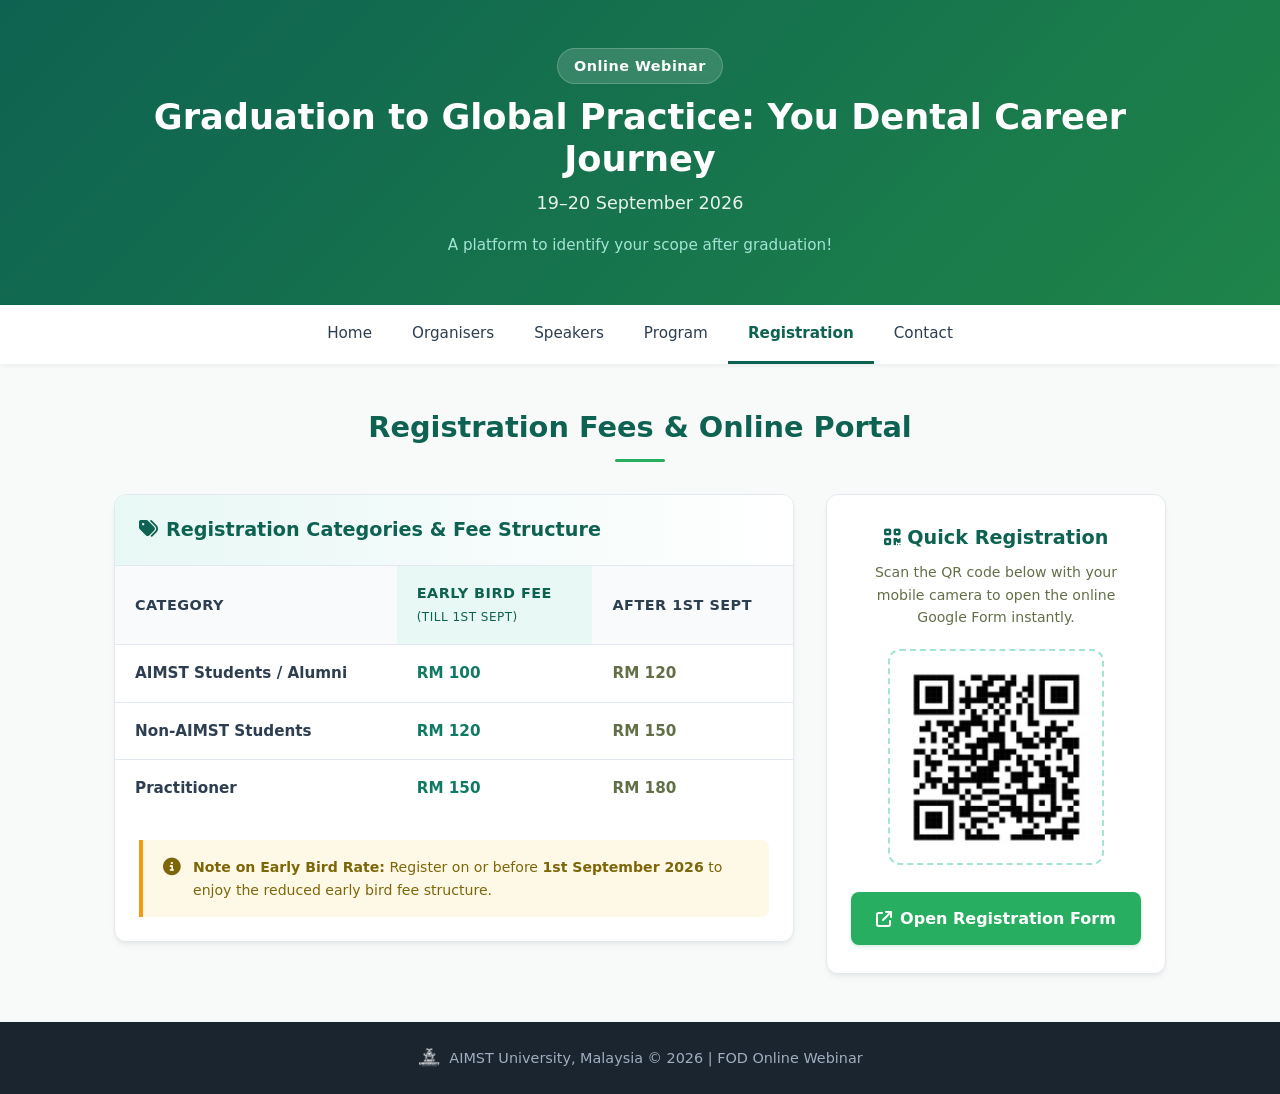
<file: registration.html>
<!doctype html>
<html lang="en">
  <head>
    <meta charset="UTF-8" />
    <meta name="viewport" content="width=device-width, initial-scale=1.0" />
    <link rel="shortcut icon" type="image/png" href="assets/aimst logo favicon.png"/>
    <meta name="description" content="Online Webinar - Registration" />
    <title>Registration | Online Webinar</title>
    <!-- Font Awesome for clean icons -->
    <link rel="stylesheet" href="https://cdnjs.cloudflare.com/ajax/libs/font-awesome/6.4.0/css/all.min.css"/>
    <link rel="stylesheet" href="css/style.css" />
  </head>

  <body>
    <!-- Header Banner -->
    <header class="banner">
      <div class="banner-content">
        <span class="badge">Online Webinar</span>
        <h1>Graduation to Global Practice: You Dental Career Journey</h1>
        <p class="subtitle">19–20 September 2026</p>
        <div class="tagline">
          A platform to identify your scope after graduation!
        </div>
      </div>
    </header>

    <!-- Navigation Bar -->
    <nav class="nav-wrapper">
      <ul class="navigation">
        <li><a href="index.html">Home</a></li>
        <li><a href="organiser.html">Organisers</a></li>
        <li><a href="speakers.html">Speakers</a></li>
        <li><a href="program.html">Program</a></li>
        <li><a class="current" href="registration.html">Registration</a></li>
        <li><a href="contact.html">Contact</a></li>
      </ul>
    </nav>

    <!-- Main Content -->
    <main class="container">
      <h2 class="section-title">Registration Fees & Online Portal</h2>

        <div class="grid-layout">
            
            <!-- Left Side: Pricing Table -->
            <div class="price-card">
                <div class="price-card-header">
                    <h3><i class="fa-solid fa-tags"></i> Registration Categories & Fee Structure</h3>
                </div>

                <div class="pricing-table-wrapper">
                    <table class="pricing-table">
                        <thead>
                            <tr>
                                <th>Category</th>
                                <th class="highlight-th">Early Bird Fee<br><small style="font-weight: 500;">(till 1st Sept)</small></th>
                                <th>After 1st Sept</th>
                            </tr>
                        </thead>
                        <tbody>
                            <tr>
                                <td><strong>AIMST Students / Alumni</strong></td>
                                <td class="fee-early">RM 100</td>
                                <td class="fee-regular">RM 120</td>
                            </tr>
                            <tr>
                                <td><strong>Non-AIMST Students</strong></td>
                                <td class="fee-early">RM 120</td>
                                <td class="fee-regular">RM 150</td>
                            </tr>
                            <tr>
                                <td><strong>Practitioner</strong></td>
                                <td class="fee-early">RM 150</td>
                                <td class="fee-regular">RM 180</td>
                            </tr>
                        </tbody>
                    </table>
                </div>

                <div class="info-box">
                    <i class="fa-solid fa-circle-info"></i>
                    <div>
                        <strong>Note on Early Bird Rate:</strong> Register on or before <strong>1st September 2026</strong> to enjoy the reduced early bird fee structure.
                    </div>
                </div>
            </div>

            <!-- Right Side: QR Code Scan Card -->
            <div class="qr-card">
                <h3><i class="fa-solid fa-qrcode"></i> Quick Registration</h3>
                <p>Scan the QR code below with your mobile camera to open the online Google Form instantly.</p>

                <div class="qr-image-wrapper">
                    <img src="./asset/images/qr-webinar.png" alt="Scan QR Code to Register">
                </div>

                <a href="https://forms.gle/yitCFHiumkZ3yNJd8" target="_blank" class="btn-register">
                    <i class="fa-solid fa-arrow-up-right-from-square"></i> Open Registration Form
                </a>
            </div>

        </div>

    </main>

    <!-- Footer -->
    <footer>
      <img src="./asset/images/aimstlogo100.png" alt="AIMST Logo" />
      <span>AIMST University, Malaysia &copy; 2026 | FOD Online Webinar</span>
    </footer>
  </body>
</html>
</file>
<file: css/style.css>
:root {
  --primary: #0e6251;
  --primary-light: #117a65;
  --secondary: #27ae60;
  --accent: #f39c12;
  --bg-body: #f8faf9;
  --bg-card: #ffffff;
  --text-main: #2c3e50;
  --text-muted: #626f47;
  --border-color: #e2e8f0;
  --radius: 12px;
  --shadow:
    0 4px 6px -1px rgba(0, 0, 0, 0.05), 0 2px 4px -1px rgba(0, 0, 0, 0.03);
  --shadow-hover:
    0 10px 15px -3px rgba(0, 0, 0, 0.1), 0 4px 6px -2px rgba(0, 0, 0, 0.05);
}

* {
  box-sizing: border-box;
  margin: 0;
  padding: 0;
}

body {
  font-family:
    "Segoe UI",
    system-ui,
    -apple-system,
    Roboto,
    sans-serif;
  background-color: var(--bg-body);
  color: var(--text-main);
  line-height: 1.6;
}

/* Banner Section */
.banner {
  position: relative;
  background: linear-gradient(135deg, #0e6251 0%, #1e8449 100%);
  color: white;
  padding: 3rem 1.5rem;
  text-align: center;
  overflow: hidden;
}

.banner-content {
  max-width: 1000px;
  margin: 0 auto;
  position: relative;
  z-index: 1;
}

.banner .badge {
  display: inline-block;
  background: rgba(255, 255, 255, 0.15);
  backdrop-filter: blur(5px);
  padding: 0.35rem 1rem;
  border-radius: 50px;
  font-size: 0.9rem;
  font-weight: 600;
  letter-spacing: 0.5px;
  margin-bottom: 0.75rem;
  border: 1px solid rgba(255, 255, 255, 0.2);
}

.banner h1 {
  font-size: 2.2rem;
  font-weight: 700;
  margin-bottom: 0.5rem;
  line-height: 1.2;
}

.banner p.subtitle {
  font-size: 1.1rem;
  opacity: 0.9;
  margin-bottom: 1rem;
}

.banner .tagline {
  font-size: 0.95rem;
  font-weight: 500;
  color: #a3e4d7;
}

/* Navigation Bar */
.nav-wrapper {
  background-color: #ffffff;
  box-shadow: 0 2px 4px rgba(0, 0, 0, 0.05);
  position: sticky;
  top: 0;
  z-index: 100;
}

.navigation {
  display: flex;
  justify-content: center;
  flex-wrap: wrap;
  list-style: none;
  max-width: 1100px;
  margin: 0 auto;
  padding: 0;
}

.navigation li a {
  display: block;
  padding: 1rem 1.25rem;
  color: var(--text-main);
  text-decoration: none;
  font-weight: 500;
  font-size: 0.95rem;
  transition: all 0.2s ease;
  border-bottom: 3px solid transparent;
}

.navigation li a:hover {
  color: var(--primary);
  background-color: #f1f8f5;
}

.navigation li a.current {
  color: var(--primary);
  border-bottom-color: var(--primary);
  font-weight: 600;
}

/* Main Container */
.container {
  max-width: 1100px;
  margin: 2.5rem auto;
  padding: 0 1.5rem;
}

.section-title {
  text-align: center;
  font-size: 1.8rem;
  color: var(--primary);
  margin-bottom: 2rem;
  position: relative;
}

.section-title::after {
  content: "";
  display: block;
  width: 50px;
  height: 3px;
  background: var(--secondary);
  margin: 0.5rem auto 0;
  border-radius: 2px;
}

/* Filter Tabs */
.tabs-container {
  display: flex;
  justify-content: center;
  gap: 1rem;
  margin-bottom: 2.5rem;
  flex-wrap: wrap;
}

.tab-btn {
  background-color: #ffffff;
  border: 2px solid var(--border-color);
  color: var(--text-main);
  padding: 0.75rem 1.75rem;
  border-radius: 50px;
  font-weight: 600;
  font-size: 1rem;
  cursor: pointer;
  transition: all 0.25 ease;
  display: flex;
  align-items: center;
  gap: 0.5rem;
  box-shadow: var(--shadow);
}

.tab-btn i {
  color: var(--primary-light);
}

.tab-btn:hover {
  border-color: var(--primary-light);
  background-color: #f1f8f5;
}

.tab-btn.active {
  background-color: var(--primary);
  color: white;
  border-color: var(--primary);
}

.tab-btn.active i {
  color: white;
}

/* Speaker Group Panels */
.day-panel {
  display: none;
  animation: fadeIn 0.3s ease-in-out;
}

.day-panel.active {
  display: block;
}

@keyframes fadeIn {
  from {
    opacity: 0;
    transform: translateY(8px);
  }
  to {
    opacity: 1;
    transform: translateY(0);
  }
}

.day-header {
  background: #e8f8f5;
  border-left: 4px solid var(--primary);
  padding: 1rem 1.25rem;
  border-radius: 0 var(--radius) var(--radius) 0;
  margin-bottom: 1.5rem;
  font-size: 1.1rem;
  font-weight: 600;
  color: var(--primary);
  display: flex;
  align-items: center;
  gap: 0.5rem;
}

/* Speakers Grid */
.speakers-grid {
  display: grid;
  grid-template-columns: repeat(auto-fit, minmax(300px, 1fr));
  gap: 2rem;
  margin-bottom: 3rem;
}

.speaker-card {
  background: var(--bg-card);
  border-radius: var(--radius);
  box-shadow: var(--shadow);
  border: 1px solid var(--border-color);
  overflow: hidden;
  display: flex;
  flex-direction: column;
  transition:
    transform 0.2s ease,
    box-shadow 0.2s ease;
}

.speaker-card:hover {
  transform: translateY(-5px);
  box-shadow: var(--shadow-hover);
}

.speaker-img-wrapper {
  position: relative;
  width: 100%;
  height: 260px;
  background-color: #e8f8f5;
  display: flex;
  align-items: center;
  justify-content: center;
  overflow: hidden;
}

.speaker-img-wrapper img {
  width: 100%;
  height: 100%;
  object-fit: cover;
}

.speaker-img-placeholder {
  font-size: 4rem;
  color: var(--primary);
  opacity: 0.4;
}

.speaker-tag {
  position: absolute;
  top: 1rem;
  right: 1rem;
  background: var(--primary);
  color: white;
  font-size: 0.75rem;
  font-weight: 600;
  padding: 0.3rem 0.75rem;
  border-radius: 20px;
  text-transform: uppercase;
  letter-spacing: 0.5px;
}

.speaker-content {
  padding: 1.5rem;
  display: flex;
  flex-direction: column;
  flex-grow: 1;
}

.speaker-name-speaker {
  font-size: 1.15rem;
  font-weight: 700;
  color: var(--text-main);
  margin-bottom: 0.25rem;
}

.speaker-title {
  font-size: 0.9rem;
  color: var(--primary-light);
  font-weight: 600;
  margin-bottom: 0.75rem;
}

.speaker-institution {
  font-size: 0.85rem;
  color: var(--text-muted);
  margin-bottom: 1rem;
  display: flex;
  align-items: center;
  gap: 0.4rem;
}

.topic-box {
  background: #f1f8f5;
  border-left: 3px solid var(--secondary);
  padding: 0.75rem 1rem;
  border-radius: 0 8px 8px 0;
  margin-bottom: 1rem;
}

.topic-label {
  font-size: 0.75rem;
  text-transform: uppercase;
  font-weight: 700;
  color: var(--primary);
  letter-spacing: 0.5px;
  display: block;
  margin-bottom: 0.25rem;
}

.topic-title {
  font-size: 0.92rem;
  font-weight: 600;
  color: var(--text-main);
  line-height: 1.4;
}

.speaker-bio {
  font-size: 0.88rem;
  color: var(--text-muted);
  margin-bottom: 1.25rem;
  flex-grow: 1;
}

/* Call to Action Box */
.cta-banner {
  background: linear-gradient(135deg, #0e6251 0%, #117a65 100%);
  color: white;
  border-radius: var(--radius);
  padding: 2.5rem 2rem;
  text-align: center;
  box-shadow: var(--shadow);
  margin-bottom: 3rem;
}

.cta-banner h3 {
  font-size: 1.5rem;
  margin-bottom: 0.5rem;
}

.cta-banner p {
  opacity: 0.9;
  max-width: 600px;
  margin: 0 auto 1.5rem;
  font-size: 0.95rem;
}

.btn-cta {
  display: inline-flex;
  align-items: center;
  gap: 0.5rem;
  background-color: var(--secondary);
  color: white;
  padding: 0.8rem 1.75rem;
  border-radius: 8px;
  font-weight: 600;
  text-decoration: none;
  transition:
    background 0.2s ease,
    transform 0.1s ease;
}

.btn-cta:hover {
  background-color: #219653;
  transform: translateY(-2px);
}

/* Card Layout */
.contact-grid {
  display: grid;
  grid-template-columns: repeat(auto-fit, minmax(320px, 1fr));
  gap: 1.5rem;
  margin-bottom: 2.5rem;
}

.card {
  background: var(--bg-card);
  border-radius: var(--radius);
  padding: 1.75rem;
  box-shadow: var(--shadow);
  border: 1px solid var(--border-color);
  transition:
    transform 0.2s ease,
    box-shadow 0.2s ease;
}

.card:hover {
  transform: translateY(-3px);
  box-shadow: var(--shadow-hover);
}

.card-header {
  display: flex;
  align-items: center;
  gap: 0.75rem;
  margin-bottom: 1rem;
  padding-bottom: 0.75rem;
  border-bottom: 1px solid var(--border-color);
}

.card-header i {
  font-size: 1.25rem;
  color: var(--primary);
  background: #e8f8f5;
  padding: 0.6rem;
  border-radius: 50%;
}

.card-header h3 {
  font-size: 1.15rem;
  color: var(--primary);
}

.person-name {
  font-size: 1.1rem;
  font-weight: 600;
  margin-bottom: 1rem;
  color: #1a252f;
}

.faah {
  margin-bottom: 1.5rem;
}

/* Buttons & Action Links */
.btn-group {
  display: flex;
  flex-direction: column;
  gap: 0.75rem;
  margin-top: 1rem;
}

.btn {
  display: inline-flex;
  align-items: center;
  justify-content: center;
  gap: 0.5rem;
  padding: 0.7rem 1.2rem;
  border-radius: 8px;
  font-weight: 500;
  text-decoration: none;
  font-size: 0.9rem;
  transition:
    background 0.2s ease,
    transform 0.1s ease;
}

.btn:active {
  transform: scale(0.98);
}

.btn-whatsapp {
  background-color: #25d366;
  color: white;
}

.btn-whatsapp:hover {
  background-color: #20ba5a;
}

.btn-primary {
  background-color: var(--primary);
  color: white;
}

.btn-primary:hover {
  background-color: var(--primary-light);
}

.btn-outline {
  border: 1px solid var(--primary);
  color: var(--primary);
  background: transparent;
}

.btn-outline:hover {
  background-color: #e8f8f5;
}

/* Detail List */
.info-list {
  list-style: none;
  display: flex;
  flex-direction: column;
  gap: 0.75rem;
  font-size: 0.95rem;
}

.info-list li {
  display: flex;
  align-items: flex-start;
  gap: 0.75rem;
}

.info-list li i {
  color: var(--primary);
  margin-top: 0.25rem;
  width: 16px;
}

.info-list a {
  color: var(--primary-light);
  text-decoration: none;
  word-break: break-all;
}

.info-list a:hover {
  text-decoration: underline;
}

/* Social Icons */
.social-section {
  background: white;
  border-radius: var(--radius);
  padding: 1.5rem;
  text-align: center;
  border: 1px solid var(--border-color);
  box-shadow: var(--shadow);
  margin-bottom: 2rem;
}

.social-section h4 {
  margin-bottom: 1rem;
  color: var(--text-main);
}

.social-links {
  display: flex;
  justify-content: center;
  gap: 1rem;
  flex-wrap: wrap;
}

.social-icon {
  width: 40px;
  height: 40px;
  border-radius: 50%;
  background: #f1f5f9;
  color: var(--primary);
  display: flex;
  align-items: center;
  justify-content: center;
  text-decoration: none;
  transition: all 0.2s ease;
}

.social-icon:hover {
  background: var(--primary);
  color: white;
  transform: translateY(-2px);
}

/* Schedule Panels */
.schedule-panel {
  display: none;
  animation: fadeIn 0.3s ease-in-out;
}

.schedule-panel.active {
  display: block;
}

@keyframes fadeIn {
  from {
    opacity: 0;
    transform: translateY(8px);
  }
  to {
    opacity: 1;
    transform: translateY(0);
  }
}

.date-header {
  background: linear-gradient(to right, #e8f8f5, #ffffff);
  border-left: 5px solid var(--primary);
  padding: 1.2rem 1.5rem;
  border-radius: 0 var(--radius) var(--radius) 0;
  margin-bottom: 2rem;
  box-shadow: var(--shadow);
}

.date-header h3 {
  color: var(--primary);
  font-size: 1.25rem;
  margin-bottom: 0.25rem;
  display: flex;
  align-items: center;
  gap: 0.5rem;
}

.date-header p {
  color: var(--text-muted);
  font-size: 0.95rem;
}

/* Timeline List */
.timeline {
  display: flex;
  flex-direction: column;
  gap: 1rem;
  margin-bottom: 3rem;
}

.timeline-item {
  background: var(--bg-card);
  border: 1px solid var(--border-color);
  border-radius: var(--radius);
  padding: 1.5rem;
  box-shadow: var(--shadow);
  display: grid;
  grid-template-columns: 180px 1fr;
  gap: 1.5rem;
  align-items: start;
  transition:
    transform 0.2s ease,
    box-shadow 0.2s ease;
}

.timeline-item:hover {
  transform: translateY(-2px);
  box-shadow: var(--shadow-hover);
}

.time-box {
  display: flex;
  flex-direction: column;
  gap: 0.25rem;
  color: var(--primary);
  font-weight: 700;
  font-size: 0.95rem;
  background: #f1f8f5;
  padding: 0.75rem 1rem;
  border-radius: 8px;
  text-align: center;
  border: 1px solid #d1f2eb;
}

.time-box i {
  font-size: 0.85rem;
}

.session-info h4 {
  font-size: 1.15rem;
  color: var(--text-main);
  margin-bottom: 0.4rem;
  line-height: 1.3;
}

.speaker-name {
  font-size: 0.92rem;
  color: var(--primary-light);
  font-weight: 600;
  margin-bottom: 0.5rem;
  display: flex;
  align-items: center;
  gap: 0.4rem;
}

.session-desc {
  font-size: 0.9rem;
  color: var(--text-muted);
  margin-bottom: 0.75rem;
}

.session-location {
  font-size: 0.82rem;
  color: var(--text-muted);
  display: inline-flex;
  align-items: center;
  gap: 0.35rem;
  background: #f8fafc;
  padding: 0.25rem 0.6rem;
  border-radius: 4px;
  border: 1px solid var(--border-color);
}

/* Badges */
.badge-tag {
  display: inline-block;
  font-size: 0.75rem;
  font-weight: 700;
  padding: 0.2rem 0.6rem;
  border-radius: 50px;
  text-transform: uppercase;
  letter-spacing: 0.5px;
  margin-bottom: 0.5rem;
}

.badge-keynote {
  background-color: #e8f8f5;
  color: var(--primary);
  border: 1px solid #a3e4d7;
}
.badge-plenary {
  background-color: #fef9e7;
  color: #d68910;
  border: 1px solid #f9e79f;
}
.badge-break {
  background-color: #f2f4f4;
  color: #7f8c8d;
  border: 1px solid #e5e8e8;
}
.badge-panel {
  background-color: #ebf5fb;
  color: #2980b9;
  border: 1px solid #aed6f1;
}

/* Two Column Grid */
.grid-layout {
  display: grid;
  grid-template-columns: 1fr 340px;
  gap: 2rem;
  align-items: start;
  margin-bottom: 3rem;
}

/* Pricing Card & Table */
.price-card {
  background: var(--bg-card);
  border: 1px solid var(--border-color);
  border-radius: var(--radius);
  box-shadow: var(--shadow);
  overflow: hidden;
}

.price-card-header {
  background: linear-gradient(to right, #e8f8f5, #ffffff);
  padding: 1.25rem 1.5rem;
  border-bottom: 1px solid var(--border-color);
}

.price-card-header h3 {
  color: var(--primary);
  font-size: 1.2rem;
  display: flex;
  align-items: center;
  gap: 0.5rem;
}

.pricing-table-wrapper {
  overflow-x: auto;
}

.pricing-table {
  width: 100%;
  border-collapse: collapse;
  text-align: left;
}

.pricing-table th,
.pricing-table td {
  padding: 1rem 1.25rem;
  border-bottom: 1px solid var(--border-color);
}

.pricing-table th {
  background-color: #f8fafc;
  color: var(--text-main);
  font-weight: 700;
  font-size: 0.9rem;
  text-transform: uppercase;
  letter-spacing: 0.5px;
}

.pricing-table th.highlight-th {
  background-color: #e8f8f5;
  color: var(--primary);
}

.pricing-table td {
  font-size: 0.95rem;
  color: var(--text-main);
}

.pricing-table td.fee-early {
  color: var(--primary-light);
  font-weight: 700;
}

.pricing-table td.fee-regular {
  color: var(--text-muted);
  font-weight: 600;
}

.pricing-table tr:last-child td {
  border-bottom: none;
}

.pricing-table tr:hover {
  background-color: #f1f8f5;
}

/* Notice Box */
.info-box {
  background-color: #fef9e7;
  border-left: 4px solid var(--accent);
  padding: 1rem 1.25rem;
  margin: 1.5rem;
  border-radius: 0 8px 8px 0;
  font-size: 0.88rem;
  color: #7d6608;
  display: flex;
  gap: 0.75rem;
  align-items: flex-start;
}

.info-box i {
  font-size: 1.1rem;
  margin-top: 0.1rem;
}

/* QR Scan Side Panel */
.qr-card {
  background: var(--bg-card);
  border: 1px solid var(--border-color);
  border-radius: var(--radius);
  padding: 1.75rem 1.5rem;
  box-shadow: var(--shadow);
  text-align: center;
}

.qr-card h3 {
  color: var(--primary);
  font-size: 1.2rem;
  margin-bottom: 0.5rem;
}

.qr-card p {
  font-size: 0.88rem;
  color: var(--text-muted);
  margin-bottom: 1.25rem;
}

.qr-image-wrapper {
  background: #ffffff;
  padding: 1rem;
  border: 2px dashed #a3e4d7;
  border-radius: 12px;
  display: inline-block;
  margin-bottom: 1.25rem;
}

.qr-image-wrapper img {
  width: 180px;
  height: 180px;
  object-fit: contain;
  display: block;
}

.btn-register {
  display: flex;
  align-items: center;
  justify-content: center;
  gap: 0.5rem;
  width: 100%;
  background-color: var(--secondary);
  color: white;
  padding: 0.85rem 1.25rem;
  border-radius: 8px;
  font-weight: 600;
  text-decoration: none;
  transition:
    background 0.2s ease,
    transform 0.1s ease;
  box-shadow: 0 2px 4px rgba(39, 174, 96, 0.2);
}

.btn-register:hover {
  background-color: #219653;
  transform: translateY(-2px);
}

/* Partner Cards Vertical List */
.partner-stack {
  display: flex;
  flex-direction: column;
  gap: 2rem;
  margin-bottom: 3rem;
}

.partner-card {
  background: var(--bg-card);
  border: 1px solid var(--border-color);
  border-radius: var(--radius);
  box-shadow: var(--shadow);
  overflow: hidden;
  display: grid;
  grid-template-columns: 240px 1fr;
  transition:
    transform 0.2s ease,
    box-shadow 0.2s ease;
}

.partner-card:hover {
  transform: translateY(-2px);
  box-shadow: var(--shadow-hover);
}

.partner-media {
  background-color: #e8f8f5;
  position: relative;
  min-height: 200px;
}

.partner-media img {
  width: 100%;
  height: 100%;
  object-fit: cover;
  display: block;
}

.partner-content {
  padding: 1.75rem 2rem;
  display: flex;
  flex-direction: column;
  justify-content: center;
}

.partner-tag {
  display: inline-block;
  font-size: 0.75rem;
  font-weight: 700;
  text-transform: uppercase;
  letter-spacing: 0.5px;
  color: var(--primary-light);
  background: #f1f8f5;
  border: 1px solid #a3e4d7;
  padding: 0.2rem 0.65rem;
  border-radius: 50px;
  margin-bottom: 0.6rem;
  width: fit-content;
}

.partner-card h3 {
  font-size: 1.3rem;
  color: var(--primary);
  margin-bottom: 0.75rem;
  line-height: 1.3;
}

.partner-card p {
  font-size: 0.95rem;
  color: var(--text-main);
  line-height: 1.65;
  margin-bottom: 1rem;
}

.partner-highlights {
  display: flex;
  flex-wrap: wrap;
  gap: 0.5rem;
  margin-top: 0.25rem;
}

.highlight-chip {
  background: #f8fafc;
  border: 1px solid var(--border-color);
  color: var(--text-muted);
  font-size: 0.82rem;
  font-weight: 500;
  padding: 0.25rem 0.65rem;
  border-radius: 6px;
  display: inline-flex;
  align-items: center;
  gap: 0.35rem;
}

.highlight-chip i {
  color: var(--secondary);
}

/* Leadership Cards Grid */
.leadership-grid {
  display: grid;
  grid-template-columns: repeat(auto-fit, minmax(280px, 1fr));
  gap: 1.5rem;
  margin-bottom: 2.5rem;
}

.lead-card {
  background: var(--bg-card);
  border: 1px solid var(--border-color);
  border-radius: var(--radius);
  padding: 1.5rem;
  box-shadow: var(--shadow);
  border-top: 4px solid var(--primary);
  transition:
    transform 0.2s ease,
    box-shadow 0.2s ease;
}

.lead-card:hover {
  transform: translateY(-2px);
  box-shadow: var(--shadow-hover);
}

.lead-role {
  font-size: 0.8rem;
  font-weight: 700;
  text-transform: uppercase;
  letter-spacing: 0.5px;
  color: var(--primary-light);
  margin-bottom: 0.5rem;
  display: flex;
  align-items: center;
  gap: 0.4rem;
}

.lead-name {
  font-size: 1.1rem;
  font-weight: 700;
  color: var(--text-main);
  line-height: 1.4;
}

/* Table Card */
.committee-card {
  background: var(--bg-card);
  border: 1px solid var(--border-color);
  border-radius: var(--radius);
  box-shadow: var(--shadow);
  overflow: hidden;
  margin-bottom: 3rem;
}

.committee-card-header {
  background: linear-gradient(to right, #e8f8f5, #ffffff);
  padding: 1.25rem 1.5rem;
  border-bottom: 1px solid var(--border-color);
}

.committee-card-header h3 {
  color: var(--primary);
  font-size: 1.2rem;
  display: flex;
  align-items: center;
  gap: 0.5rem;
}

.table-wrapper {
  overflow-x: auto;
}

.committee-table {
  width: 100%;
  border-collapse: collapse;
  text-align: left;
}

.committee-table th,
.committee-table td {
  padding: 1rem 1.25rem;
  border-bottom: 1px solid var(--border-color);
}

.committee-table th {
  background-color: #f8fafc;
  color: var(--text-main);
  font-weight: 700;
  font-size: 0.9rem;
  text-transform: uppercase;
  letter-spacing: 0.5px;
}

.committee-table td {
  font-size: 0.95rem;
  color: var(--text-main);
}

.committee-table tr:last-child td {
  border-bottom: none;
}

.committee-table tr:hover {
  background-color: #f1f8f5;
}

.role-badge {
  display: inline-block;
  background-color: #e8f8f5;
  color: var(--primary);
  font-weight: 600;
  font-size: 0.88rem;
  padding: 0.35rem 0.75rem;
  border-radius: 6px;
  border: 1px solid #a3e4d7;
}

.member-list {
  display: flex;
  flex-wrap: wrap;
  gap: 0.5rem;
}

.member-chip {
  background-color: #f8fafc;
  border: 1px solid var(--border-color);
  padding: 0.3rem 0.65rem;
  border-radius: 20px;
  font-size: 0.88rem;
  color: var(--text-main);
  display: inline-flex;
  align-items: center;
  gap: 0.35rem;
}

.member-chip i {
  color: var(--primary-light);
  font-size: 0.75rem;
}

/* Footer */
footer {
  background-color: #1a252f;
  color: #a0aec0;
  text-align: center;
  padding: 1.5rem;
  font-size: 0.9rem;
  display: flex;
  align-items: center;
  justify-content: center;
  gap: 0.5rem;
  flex-wrap: wrap;
}

footer img {
  width: 24px;
  height: 24px;
  object-fit: contain;
}

/* Responsive Layout Organising Committee */
@media (max-width: 768px) {
  .partner-card {
    grid-template-columns: 1fr;
  }

  .partner-media {
    height: 180px;
  }

  .partner-content {
    padding: 1.25rem 1.5rem;
  }

  .banner h1 {
    font-size: 1.6rem;
  }

  .navigation li a {
    padding: 0.75rem 0.8rem;
    font-size: 0.85rem;
  }
}

/* Responsive Design Chart Committee */
@media (max-width: 768px) {
  .banner h1 {
    font-size: 1.6rem;
  }

  .navigation li a {
    padding: 0.75rem 0.8rem;
    font-size: 0.85rem;
  }

  .committee-table th,
  .committee-table td {
    padding: 0.85rem 1rem;
  }
}

/* Responsive Design Program Schedule */
@media (max-width: 768px) {
  .timeline-item {
    grid-template-columns: 1fr;
    gap: 1rem;
  }

  .time-box {
    text-align: left;
    flex-direction: row;
    justify-content: flex-start;
  }

  .banner h1 {
    font-size: 1.6rem;
  }

  .navigation li a {
    padding: 0.75rem 0.8rem;
    font-size: 0.85rem;
  }
}

/* Responsive Design */
@media (max-width: 600px) {
  .banner h1 {
    font-size: 1.6rem;
  }
  .navigation li a {
    padding: 0.75rem 0.8rem;
    font-size: 0.85rem;
  }
  .grid-layout {
  /* display: grid; */
  grid-template-columns: 1fr;
  /* gap: 2rem; */
  /* align-items: start; */
  /* margin-bottom: 3rem; */
}
}
</file>
